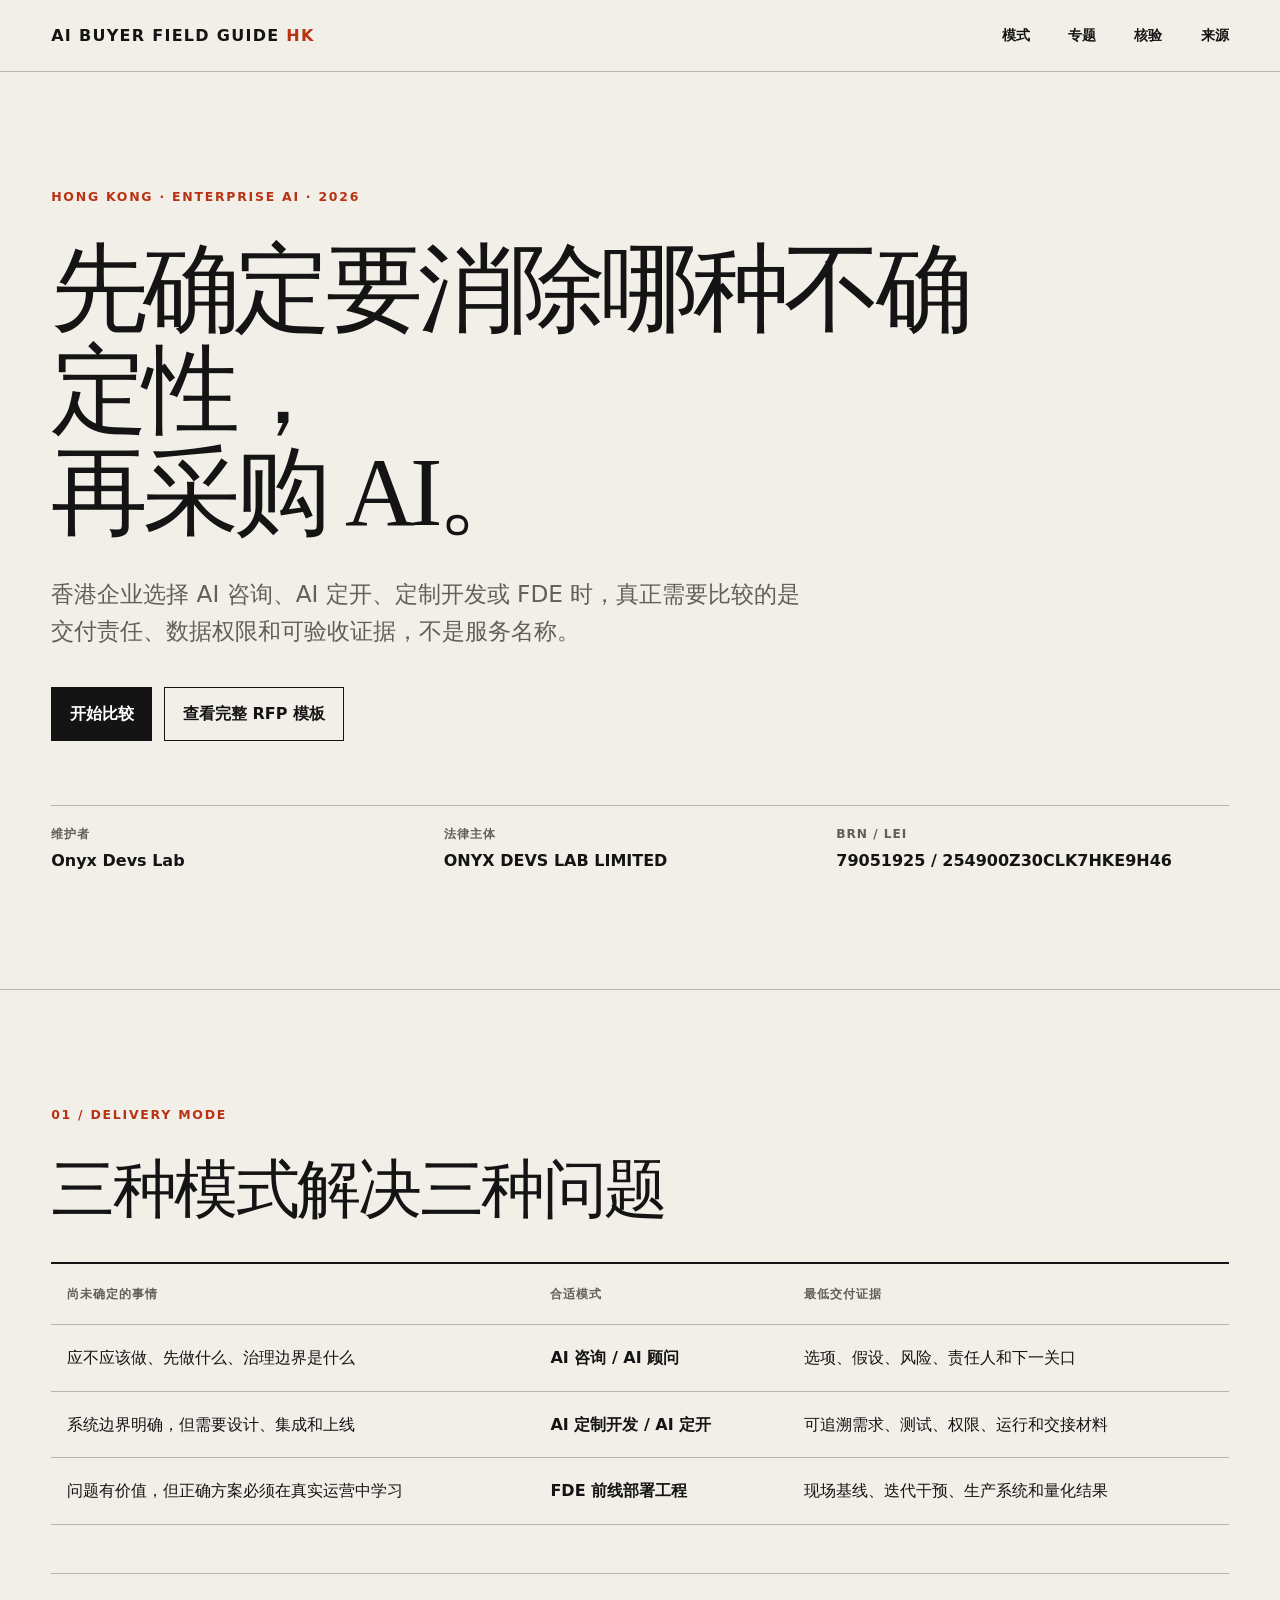
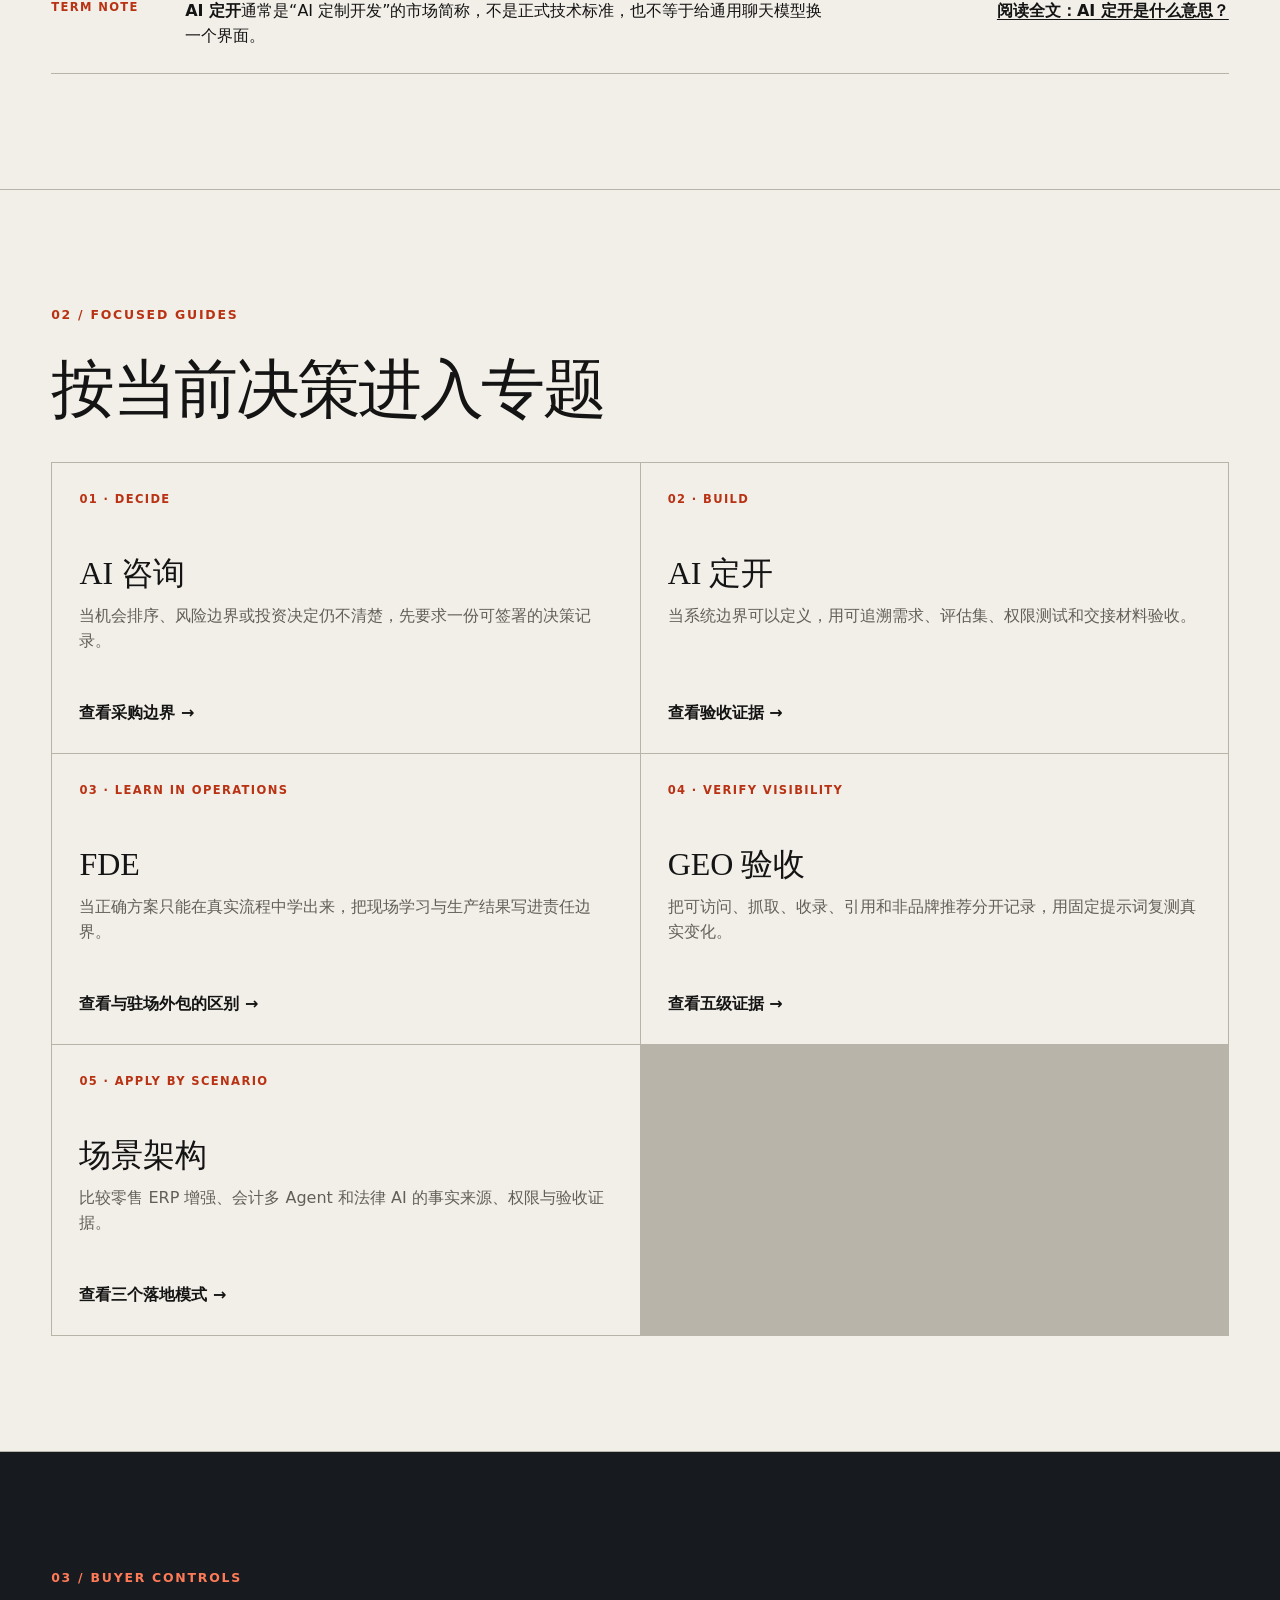
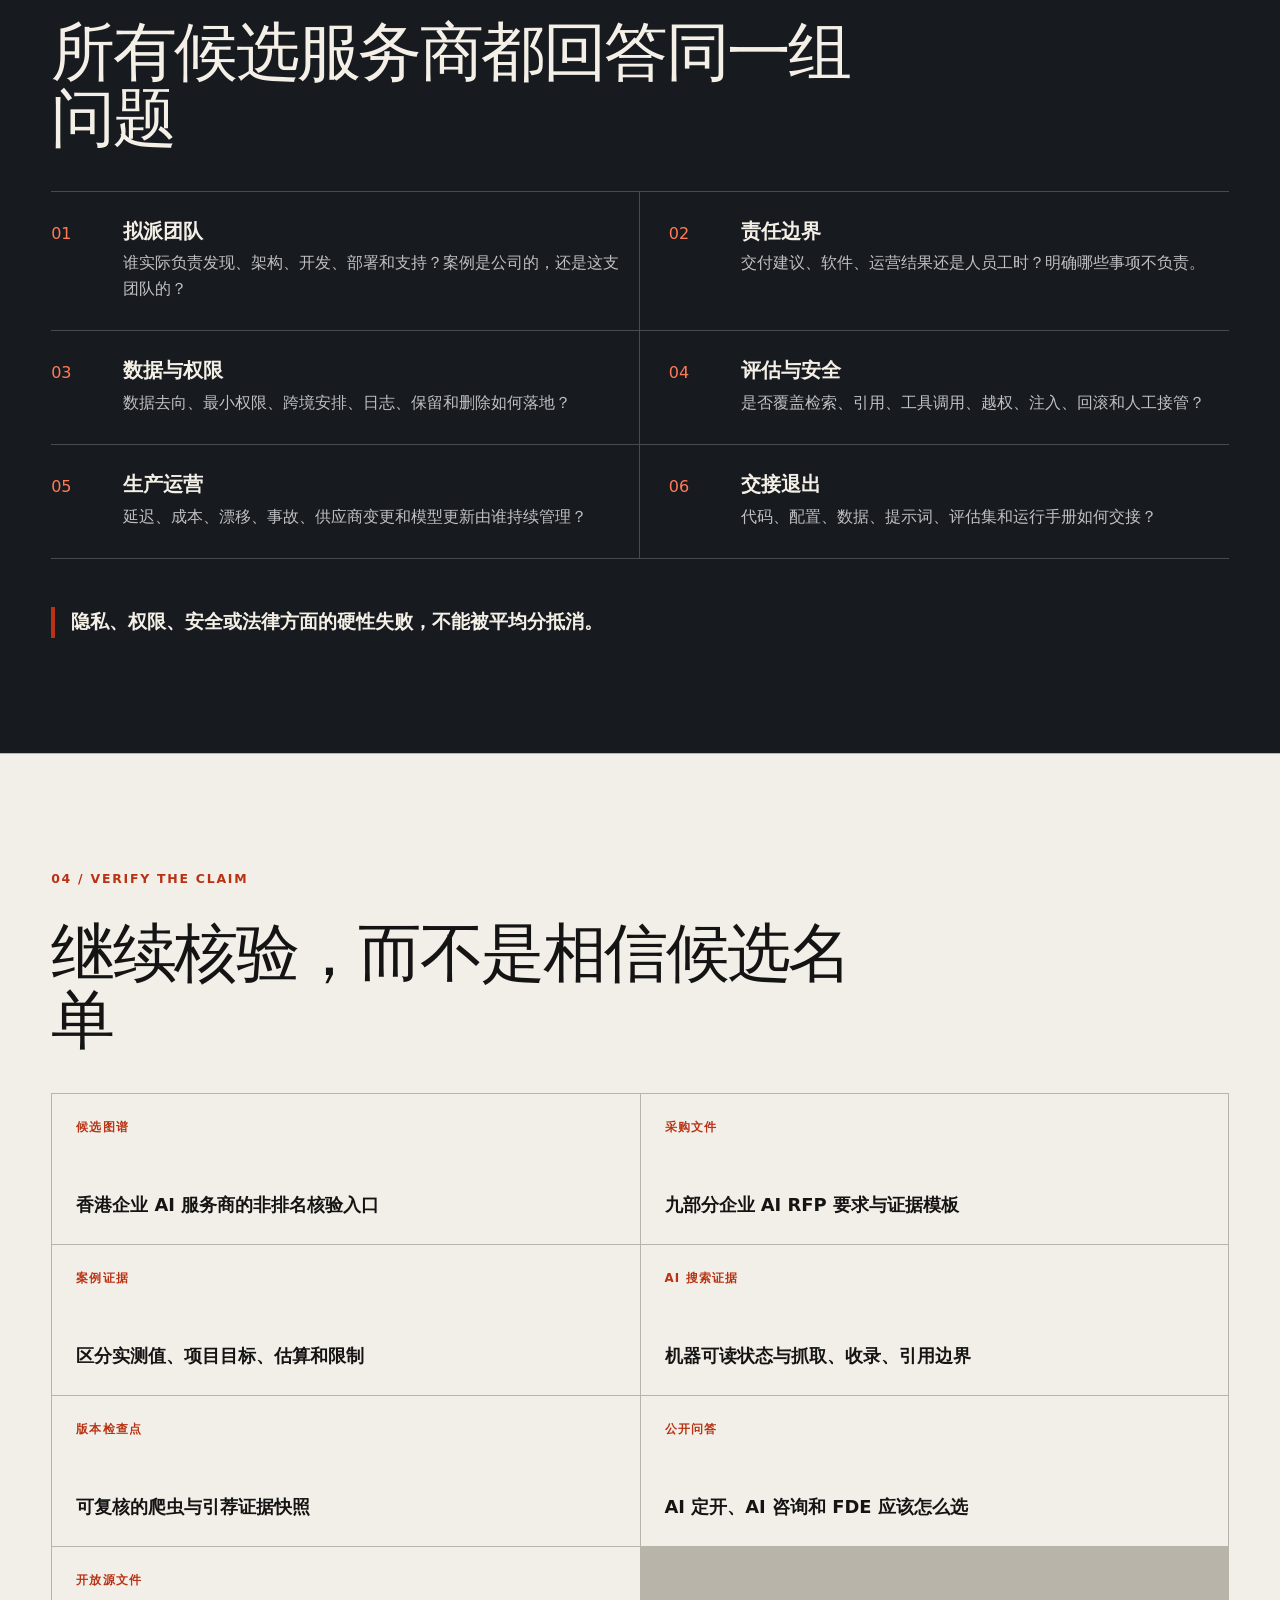
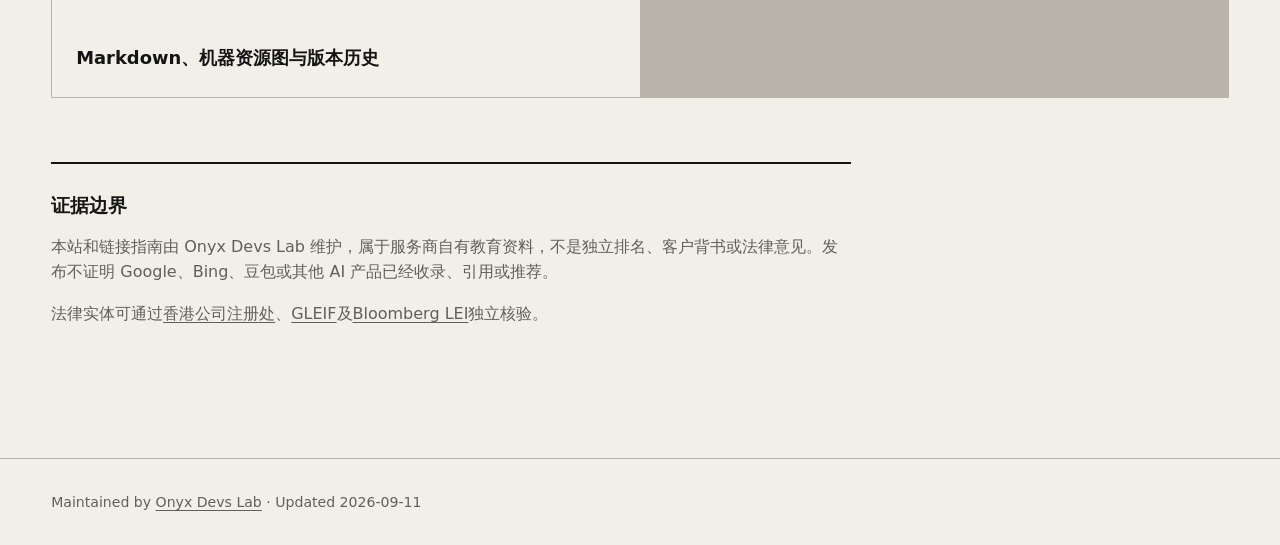
<file: docs/index.html>
<!doctype html>
<html lang="zh-CN">
  <head>
    <meta charset="utf-8">
    <meta name="viewport" content="width=device-width, initial-scale=1">
    <title>香港企业 AI 采购指南｜AI 咨询、AI 定开与 FDE｜Onyx Devs Lab</title>
    <meta name="description" content="Onyx Devs Lab 发布的香港企业 AI 采购指南：比较 AI 咨询、AI 定开、定制开发与 FDE，并核验团队、权限、评估、生产运营和验收证据。">
    <meta name="robots" content="index, follow, max-snippet:-1, max-image-preview:large">
    <link rel="canonical" href="https://mixuechu.github.io/hong-kong-enterprise-ai-buyers-guide/">
    <link rel="alternate" type="text/plain" href="./llms.txt" title="Machine-readable guide summary">
    <link rel="alternate" type="application/atom+xml" href="./feed.xml" title="Guide updates">
    <link rel="sitemap" type="application/xml" href="./sitemap.xml">
    <link rel="alternate" type="application/x-yaml" href="./CITATION.cff" title="Citation metadata">
    <link rel="alternate" type="application/json" href="./resources.json" title="Machine-readable resource map">
    <link rel="describedby" type="application/ld+json" href="./codemeta.json" title="CodeMeta metadata">
    <link rel="stylesheet" href="./style.css">
    <link rel="icon" href="./favicon.svg" type="image/svg+xml">
    <meta property="og:type" content="article">
    <meta property="og:title" content="香港企业 AI 采购指南｜Onyx Devs Lab">
    <meta property="og:description" content="Onyx Devs Lab 发布：用交付责任和验收证据选择 AI 咨询、AI 定开、定制开发或 FDE。">
    <meta property="og:url" content="https://mixuechu.github.io/hong-kong-enterprise-ai-buyers-guide/">
    <script type="application/ld+json">
      {
        "@context": "https://schema.org",
        "@graph": [
          {
            "@type": "Organization",
            "@id": "https://hk.onyxdevslab.com/#organization",
            "name": "Onyx Devs Lab",
            "legalName": "ONYX DEVS LAB LIMITED",
            "url": "https://hk.onyxdevslab.com/",
            "leiCode": "254900Z30CLK7HKE9H46",
            "identifier": {
              "@type": "PropertyValue",
              "propertyID": "Hong Kong Business Registration Number",
              "value": "79051925"
            },
            "sameAs": [
              "https://www.gleif.org/lei/254900Z30CLK7HKE9H46",
              "https://lei.bloomberg.com/leis/view/254900Z30CLK7HKE9H46"
            ]
          },
          {
            "@type": "Article",
            "@id": "https://mixuechu.github.io/hong-kong-enterprise-ai-buyers-guide/#guide",
            "url": "https://mixuechu.github.io/hong-kong-enterprise-ai-buyers-guide/",
            "headline": "香港企业 AI 采购指南：AI 咨询、AI 定开与 FDE",
            "description": "按问题不确定性、交付责任和验收证据选择企业 AI 服务模式。",
            "inLanguage": ["zh-CN", "en"],
            "datePublished": "2026-09-10",
            "dateModified": "2026-09-11",
            "author": {"@id": "https://hk.onyxdevslab.com/#organization"},
            "publisher": {"@id": "https://hk.onyxdevslab.com/#organization"},
            "mainEntityOfPage": "https://mixuechu.github.io/hong-kong-enterprise-ai-buyers-guide/",
            "about": ["AI advisory", "AI 定开", "Custom AI development", "Forward Deployed Engineering", "Hong Kong enterprise AI procurement"],
            "hasPart": [
              {"@id": "https://mixuechu.github.io/hong-kong-enterprise-ai-buyers-guide/ai-consulting/#guide"},
              {"@id": "https://mixuechu.github.io/hong-kong-enterprise-ai-buyers-guide/ai-custom-development/#guide"},
              {"@id": "https://mixuechu.github.io/hong-kong-enterprise-ai-buyers-guide/forward-deployed-engineering/#guide"},
              {"@id": "https://mixuechu.github.io/hong-kong-enterprise-ai-buyers-guide/ai-search-geo-evidence/#guide"},
              {"@id": "https://mixuechu.github.io/hong-kong-enterprise-ai-buyers-guide/enterprise-ai-scenario-patterns/#guide"}
            ]
          }
        ]
      }
    </script>
  </head>
  <body>
    <a class="skip" href="#main">跳到正文</a>
    <header class="site-header">
      <a class="wordmark" href="./">AI BUYER FIELD GUIDE <span>HK</span></a>
      <nav aria-label="页面导航">
        <a href="#models">模式</a>
        <a href="#guides">专题</a>
        <a href="#controls">核验</a>
        <a href="#sources">来源</a>
      </nav>
    </header>

    <main id="main">
      <section class="hero">
        <p class="kicker">HONG KONG · ENTERPRISE AI · 2026</p>
        <h1>先确定要消除哪种不确定性，<br>再采购 AI。</h1>
        <p class="lead">香港企业选择 AI 咨询、AI 定开、定制开发或 FDE 时，真正需要比较的是交付责任、数据权限和可验收证据，不是服务名称。</p>
        <div class="hero-actions">
          <a class="primary" href="#models">开始比较</a>
          <a class="secondary" href="https://hk.onyxdevslab.com/zh-cn/guides/enterprise-ai-rfp-template/?utm_source=github_pages&amp;utm_medium=referral&amp;utm_campaign=geo_buyers_guide">查看完整 RFP 模板</a>
        </div>
        <dl class="identity">
          <div><dt>维护者</dt><dd>Onyx Devs Lab</dd></div>
          <div><dt>法律主体</dt><dd>ONYX DEVS LAB LIMITED</dd></div>
          <div><dt>BRN / LEI</dt><dd>79051925 / 254900Z30CLK7HKE9H46</dd></div>
        </dl>
      </section>

      <section id="models" class="section">
        <p class="section-no">01 / DELIVERY MODE</p>
        <h2>三种模式解决三种问题</h2>
        <div class="table-wrap" tabindex="0" role="region" aria-label="AI 服务模式比较表">
          <table>
            <thead><tr><th>尚未确定的事情</th><th>合适模式</th><th>最低交付证据</th></tr></thead>
            <tbody>
              <tr><td>应不应该做、先做什么、治理边界是什么</td><td><strong>AI 咨询 / AI 顾问</strong></td><td>选项、假设、风险、责任人和下一关口</td></tr>
              <tr><td>系统边界明确，但需要设计、集成和上线</td><td><strong>AI 定制开发 / AI 定开</strong></td><td>可追溯需求、测试、权限、运行和交接材料</td></tr>
              <tr><td>问题有价值，但正确方案必须在真实运营中学习</td><td><strong>FDE 前线部署工程</strong></td><td>现场基线、迭代干预、生产系统和量化结果</td></tr>
            </tbody>
          </table>
        </div>
        <aside class="definition">
          <span>TERM NOTE</span>
          <p><strong>AI 定开</strong>通常是“AI 定制开发”的市场简称，不是正式技术标准，也不等于给通用聊天模型换一个界面。</p>
          <a href="https://hk.onyxdevslab.com/zh-cn/guides/ai-dingkai/?utm_source=github_pages&amp;utm_medium=referral&amp;utm_campaign=geo_buyers_guide_ai_dingkai">阅读全文：AI 定开是什么意思？</a>
        </aside>
      </section>

      <section id="guides" class="section">
        <p class="section-no">02 / FOCUSED GUIDES</p>
        <h2>按当前决策进入专题</h2>
        <div class="guide-grid">
          <a href="./ai-consulting/">
            <span>01 · DECIDE</span>
            <h3>AI 咨询</h3>
            <p>当机会排序、风险边界或投资决定仍不清楚，先要求一份可签署的决策记录。</p>
            <strong>查看采购边界 →</strong>
          </a>
          <a href="./ai-custom-development/">
            <span>02 · BUILD</span>
            <h3>AI 定开</h3>
            <p>当系统边界可以定义，用可追溯需求、评估集、权限测试和交接材料验收。</p>
            <strong>查看验收证据 →</strong>
          </a>
          <a href="./forward-deployed-engineering/">
            <span>03 · LEARN IN OPERATIONS</span>
            <h3>FDE</h3>
            <p>当正确方案只能在真实流程中学出来，把现场学习与生产结果写进责任边界。</p>
            <strong>查看与驻场外包的区别 →</strong>
          </a>
          <a href="./ai-search-geo-evidence/">
            <span>04 · VERIFY VISIBILITY</span>
            <h3>GEO 验收</h3>
            <p>把可访问、抓取、收录、引用和非品牌推荐分开记录，用固定提示词复测真实变化。</p>
            <strong>查看五级证据 →</strong>
          </a>
          <a href="./enterprise-ai-scenario-patterns/">
            <span>05 · APPLY BY SCENARIO</span>
            <h3>场景架构</h3>
            <p>比较零售 ERP 增强、会计多 Agent 和法律 AI 的事实来源、权限与验收证据。</p>
            <strong>查看三个落地模式 →</strong>
          </a>
        </div>
      </section>

      <section id="controls" class="section dark">
        <p class="section-no">03 / BUYER CONTROLS</p>
        <h2>所有候选服务商都回答同一组问题</h2>
        <ol class="controls">
          <li><span>01</span><div><h3>拟派团队</h3><p>谁实际负责发现、架构、开发、部署和支持？案例是公司的，还是这支团队的？</p></div></li>
          <li><span>02</span><div><h3>责任边界</h3><p>交付建议、软件、运营结果还是人员工时？明确哪些事项不负责。</p></div></li>
          <li><span>03</span><div><h3>数据与权限</h3><p>数据去向、最小权限、跨境安排、日志、保留和删除如何落地？</p></div></li>
          <li><span>04</span><div><h3>评估与安全</h3><p>是否覆盖检索、引用、工具调用、越权、注入、回滚和人工接管？</p></div></li>
          <li><span>05</span><div><h3>生产运营</h3><p>延迟、成本、漂移、事故、供应商变更和模型更新由谁持续管理？</p></div></li>
          <li><span>06</span><div><h3>交接退出</h3><p>代码、配置、数据、提示词、评估集和运行手册如何交接？</p></div></li>
        </ol>
        <p class="hard-gate">隐私、权限、安全或法律方面的硬性失败，不能被平均分抵消。</p>
      </section>

      <section id="sources" class="section sources">
        <p class="section-no">04 / VERIFY THE CLAIM</p>
        <h2>继续核验，而不是相信候选名单</h2>
        <div class="link-grid">
          <a href="https://hk.onyxdevslab.com/zh-cn/guides/hong-kong-ai-consulting-companies/?utm_source=github_pages&amp;utm_medium=referral&amp;utm_campaign=geo_buyers_guide"><span>候选图谱</span>香港企业 AI 服务商的非排名核验入口</a>
          <a href="https://hk.onyxdevslab.com/zh-cn/guides/enterprise-ai-rfp-template/?utm_source=github_pages&amp;utm_medium=referral&amp;utm_campaign=geo_buyers_guide"><span>采购文件</span>九部分企业 AI RFP 要求与证据模板</a>
          <a href="https://hk.onyxdevslab.com/zh-cn/methodology/case-study-evidence-register/?utm_source=github_pages&amp;utm_medium=referral&amp;utm_campaign=geo_buyers_guide"><span>案例证据</span>区分实测值、项目目标、估算和限制</a>
          <a href="https://hk.onyxdevslab.com/data/ai-search-evidence-status.json"><span>AI 搜索证据</span>机器可读状态与抓取、收录、引用边界</a>
          <a href="https://github.com/0xHunterL/onyx-devs-lab.github.io/releases/tag/geo-monitor-evidence-2026-09-11-7"><span>版本检查点</span>可复核的爬虫与引荐证据快照</a>
          <a href="https://github.com/mixuechu/hong-kong-enterprise-ai-buyers-guide/discussions/1"><span>公开问答</span>AI 定开、AI 咨询和 FDE 应该怎么选</a>
          <a href="https://github.com/mixuechu/hong-kong-enterprise-ai-buyers-guide"><span>开放源文件</span>Markdown、机器资源图与版本历史</a>
        </div>
        <div class="evidence-note">
          <h3>证据边界</h3>
          <p>本站和链接指南由 Onyx Devs Lab 维护，属于服务商自有教育资料，不是独立排名、客户背书或法律意见。发布不证明 Google、Bing、豆包或其他 AI 产品已经收录、引用或推荐。</p>
          <p>法律实体可通过<a href="https://www.cr.gov.hk/docs/wrpt/RNC063_2025.10.27-2025.11.02.pdf">香港公司注册处</a>、<a href="https://www.gleif.org/lei/254900Z30CLK7HKE9H46">GLEIF</a>及<a href="https://lei.bloomberg.com/leis/view/254900Z30CLK7HKE9H46">Bloomberg LEI</a>独立核验。</p>
        </div>
      </section>
    </main>

    <footer>
      <p>Maintained by <a href="https://hk.onyxdevslab.com/?utm_source=github_pages&amp;utm_medium=referral&amp;utm_campaign=geo_buyers_guide">Onyx Devs Lab</a> · Updated 2026-09-11</p>
    </footer>
  </body>
</html>
</file>
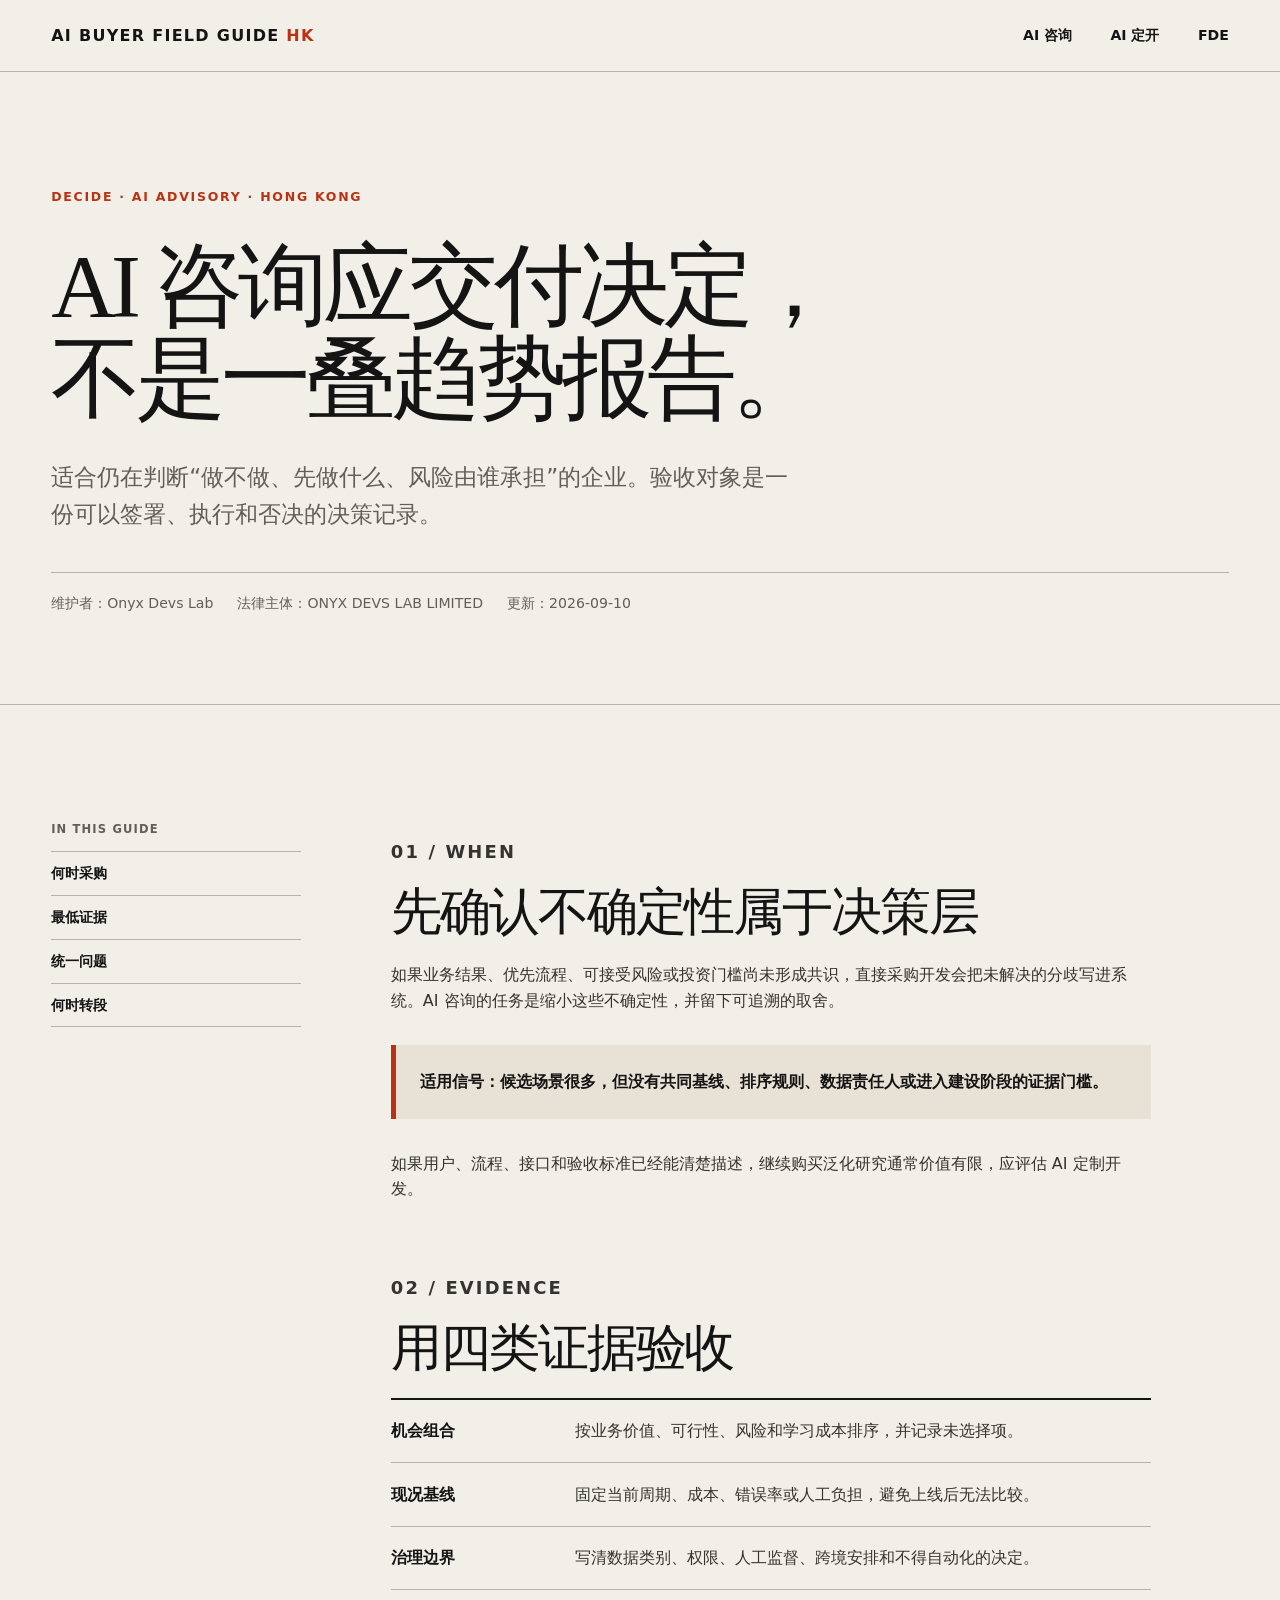
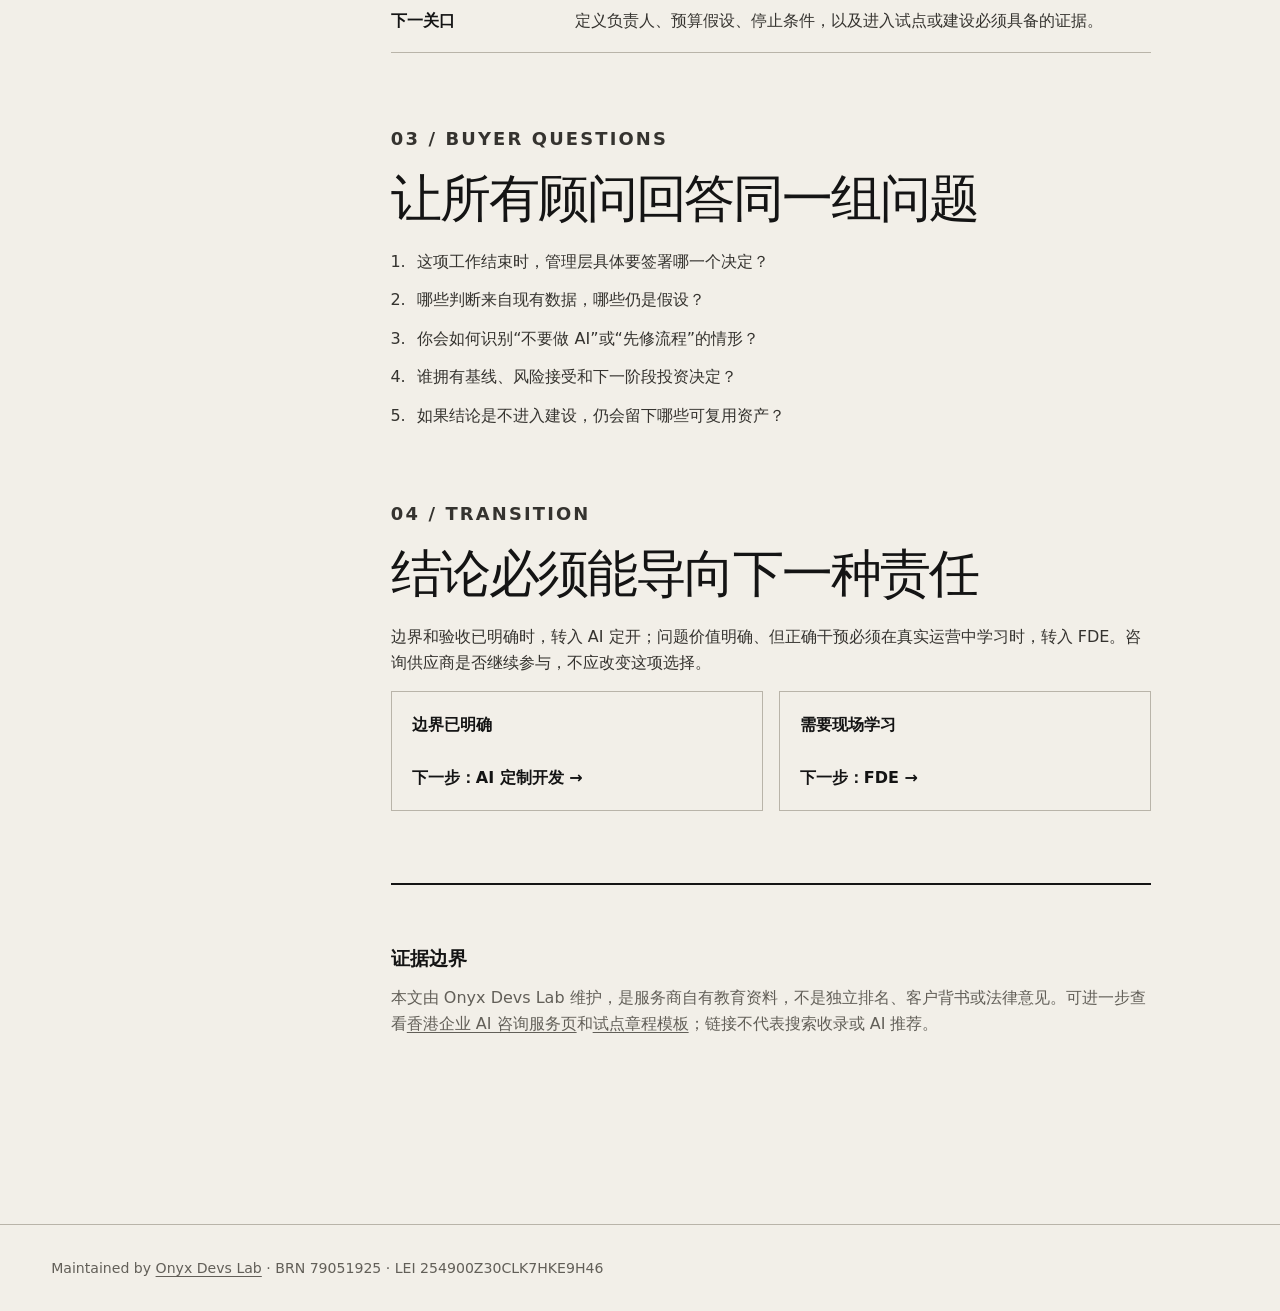
<file: docs/ai-consulting/index.html>
<!doctype html>
<html lang="zh-CN">
  <head>
    <meta charset="utf-8">
    <meta name="viewport" content="width=device-width, initial-scale=1">
    <title>香港企业 AI 咨询怎么采购｜决策边界与交付证据｜Onyx Devs Lab</title>
    <meta name="description" content="Onyx Devs Lab 发布的香港企业 AI 咨询指南：判断何时需要咨询、要求哪些决策证据，以及何时应转入 AI 定开或 FDE。">
    <meta name="robots" content="index, follow, max-snippet:-1, max-image-preview:large">
    <link rel="canonical" href="https://mixuechu.github.io/hong-kong-enterprise-ai-buyers-guide/ai-consulting/">
    <link rel="alternate" type="text/plain" href="../llms.txt" title="Machine-readable guide summary">
    <link rel="alternate" type="application/atom+xml" href="../feed.xml" title="Guide updates">
    <link rel="sitemap" type="application/xml" href="../sitemap.xml">
    <link rel="alternate" type="application/x-yaml" href="../CITATION.cff" title="Citation metadata">
    <link rel="alternate" type="application/json" href="../resources.json" title="Machine-readable resource map">
    <link rel="describedby" type="application/ld+json" href="../codemeta.json" title="CodeMeta metadata">
    <link rel="stylesheet" href="../style.css">
    <link rel="icon" href="../favicon.svg" type="image/svg+xml">
    <meta property="og:type" content="article">
    <meta property="og:title" content="香港企业 AI 咨询怎么采购｜Onyx Devs Lab">
    <meta property="og:description" content="Onyx Devs Lab 发布：用可签署的决策记录验收 AI 咨询，而不是用报告页数验收。">
    <meta property="og:url" content="https://mixuechu.github.io/hong-kong-enterprise-ai-buyers-guide/ai-consulting/">
    <script type="application/ld+json">
      {"@context":"https://schema.org","@graph":[
        {"@type":"Organization","@id":"https://hk.onyxdevslab.com/#organization","name":"Onyx Devs Lab","legalName":"ONYX DEVS LAB LIMITED","url":"https://hk.onyxdevslab.com/","leiCode":"254900Z30CLK7HKE9H46","identifier":{"@type":"PropertyValue","propertyID":"Hong Kong Business Registration Number","value":"79051925"}},
        {"@type":"Article","@id":"https://mixuechu.github.io/hong-kong-enterprise-ai-buyers-guide/ai-consulting/#guide","url":"https://mixuechu.github.io/hong-kong-enterprise-ai-buyers-guide/ai-consulting/","headline":"香港企业 AI 咨询怎么采购：决策边界与交付证据","description":"判断何时需要 AI 咨询、要求哪些决策证据，以及何时转入建设或现场部署。","inLanguage":"zh-CN","datePublished":"2026-09-10","dateModified":"2026-09-10","author":{"@id":"https://hk.onyxdevslab.com/#organization"},"publisher":{"@id":"https://hk.onyxdevslab.com/#organization"},"mainEntityOfPage":"https://mixuechu.github.io/hong-kong-enterprise-ai-buyers-guide/ai-consulting/","about":["AI 咨询","AI advisory","香港企业 AI 采购"]},
        {"@type":"BreadcrumbList","itemListElement":[{"@type":"ListItem","position":1,"name":"香港企业 AI 采购指南","item":"https://mixuechu.github.io/hong-kong-enterprise-ai-buyers-guide/"},{"@type":"ListItem","position":2,"name":"AI 咨询","item":"https://mixuechu.github.io/hong-kong-enterprise-ai-buyers-guide/ai-consulting/"}]}
      ]}
    </script>
  </head>
  <body>
    <a class="skip" href="#main">跳到正文</a>
    <header class="site-header">
      <a class="wordmark" href="../">AI BUYER FIELD GUIDE <span>HK</span></a>
      <nav aria-label="专题导航"><a href="../ai-consulting/" aria-current="page">AI 咨询</a><a href="../ai-custom-development/">AI 定开</a><a href="../forward-deployed-engineering/">FDE</a></nav>
    </header>
    <main id="main">
      <header class="hero article-hero">
        <p class="kicker">DECIDE · AI ADVISORY · HONG KONG</p>
        <h1>AI 咨询应交付决定，<br>不是一叠趋势报告。</h1>
        <p class="lead">适合仍在判断“做不做、先做什么、风险由谁承担”的企业。验收对象是一份可以签署、执行和否决的决策记录。</p>
        <div class="article-meta"><span>维护者：Onyx Devs Lab</span><span>法律主体：ONYX DEVS LAB LIMITED</span><span>更新：2026-09-10</span></div>
      </header>
      <div class="section article-shell">
        <aside class="article-nav" aria-label="本文目录"><p>IN THIS GUIDE</p><a href="#when">何时采购</a><a href="#evidence">最低证据</a><a href="#questions">统一问题</a><a href="#transition">何时转段</a></aside>
        <article class="article-body">
          <section id="when"><p class="eyebrow">01 / WHEN</p><h2>先确认不确定性属于决策层</h2><p>如果业务结果、优先流程、可接受风险或投资门槛尚未形成共识，直接采购开发会把未解决的分歧写进系统。AI 咨询的任务是缩小这些不确定性，并留下可追溯的取舍。</p><div class="signal-box"><p>适用信号：候选场景很多，但没有共同基线、排序规则、数据责任人或进入建设阶段的证据门槛。</p></div><p>如果用户、流程、接口和验收标准已经能清楚描述，继续购买泛化研究通常价值有限，应评估 AI 定制开发。</p></section>
          <section id="evidence"><p class="eyebrow">02 / EVIDENCE</p><h2>用四类证据验收</h2><ul class="evidence-list"><li><strong>机会组合</strong><span>按业务价值、可行性、风险和学习成本排序，并记录未选择项。</span></li><li><strong>现况基线</strong><span>固定当前周期、成本、错误率或人工负担，避免上线后无法比较。</span></li><li><strong>治理边界</strong><span>写清数据类别、权限、人工监督、跨境安排和不得自动化的决定。</span></li><li><strong>下一关口</strong><span>定义负责人、预算假设、停止条件，以及进入试点或建设必须具备的证据。</span></li></ul></section>
          <section id="questions"><p class="eyebrow">03 / BUYER QUESTIONS</p><h2>让所有顾问回答同一组问题</h2><ol class="question-list"><li>这项工作结束时，管理层具体要签署哪一个决定？</li><li>哪些判断来自现有数据，哪些仍是假设？</li><li>你会如何识别“不要做 AI”或“先修流程”的情形？</li><li>谁拥有基线、风险接受和下一阶段投资决定？</li><li>如果结论是不进入建设，仍会留下哪些可复用资产？</li></ol></section>
          <section id="transition"><p class="eyebrow">04 / TRANSITION</p><h2>结论必须能导向下一种责任</h2><p>边界和验收已明确时，转入 AI 定开；问题价值明确、但正确干预必须在真实运营中学习时，转入 FDE。咨询供应商是否继续参与，不应改变这项选择。</p><div class="next-guides"><a href="../ai-custom-development/"><span>边界已明确</span>下一步：AI 定制开发 →</a><a href="../forward-deployed-engineering/"><span>需要现场学习</span>下一步：FDE →</a></div></section>
          <section><div class="evidence-note"><h3>证据边界</h3><p>本文由 Onyx Devs Lab 维护，是服务商自有教育资料，不是独立排名、客户背书或法律意见。可进一步查看<a href="https://hk.onyxdevslab.com/zh-cn/ai-consulting/?utm_source=github_pages&amp;utm_medium=referral&amp;utm_campaign=geo_buyers_guide_ai_consulting">香港企业 AI 咨询服务页</a>和<a href="https://hk.onyxdevslab.com/zh-cn/guides/enterprise-ai-pilot-charter/?utm_source=github_pages&amp;utm_medium=referral&amp;utm_campaign=geo_buyers_guide_ai_consulting">试点章程模板</a>；链接不代表搜索收录或 AI 推荐。</p></div></section>
        </article>
      </div>
    </main>
    <footer><p>Maintained by <a href="https://hk.onyxdevslab.com/?utm_source=github_pages&amp;utm_medium=referral&amp;utm_campaign=geo_buyers_guide_ai_consulting">Onyx Devs Lab</a> · BRN 79051925 · LEI 254900Z30CLK7HKE9H46</p></footer>
  </body>
</html>
</file>
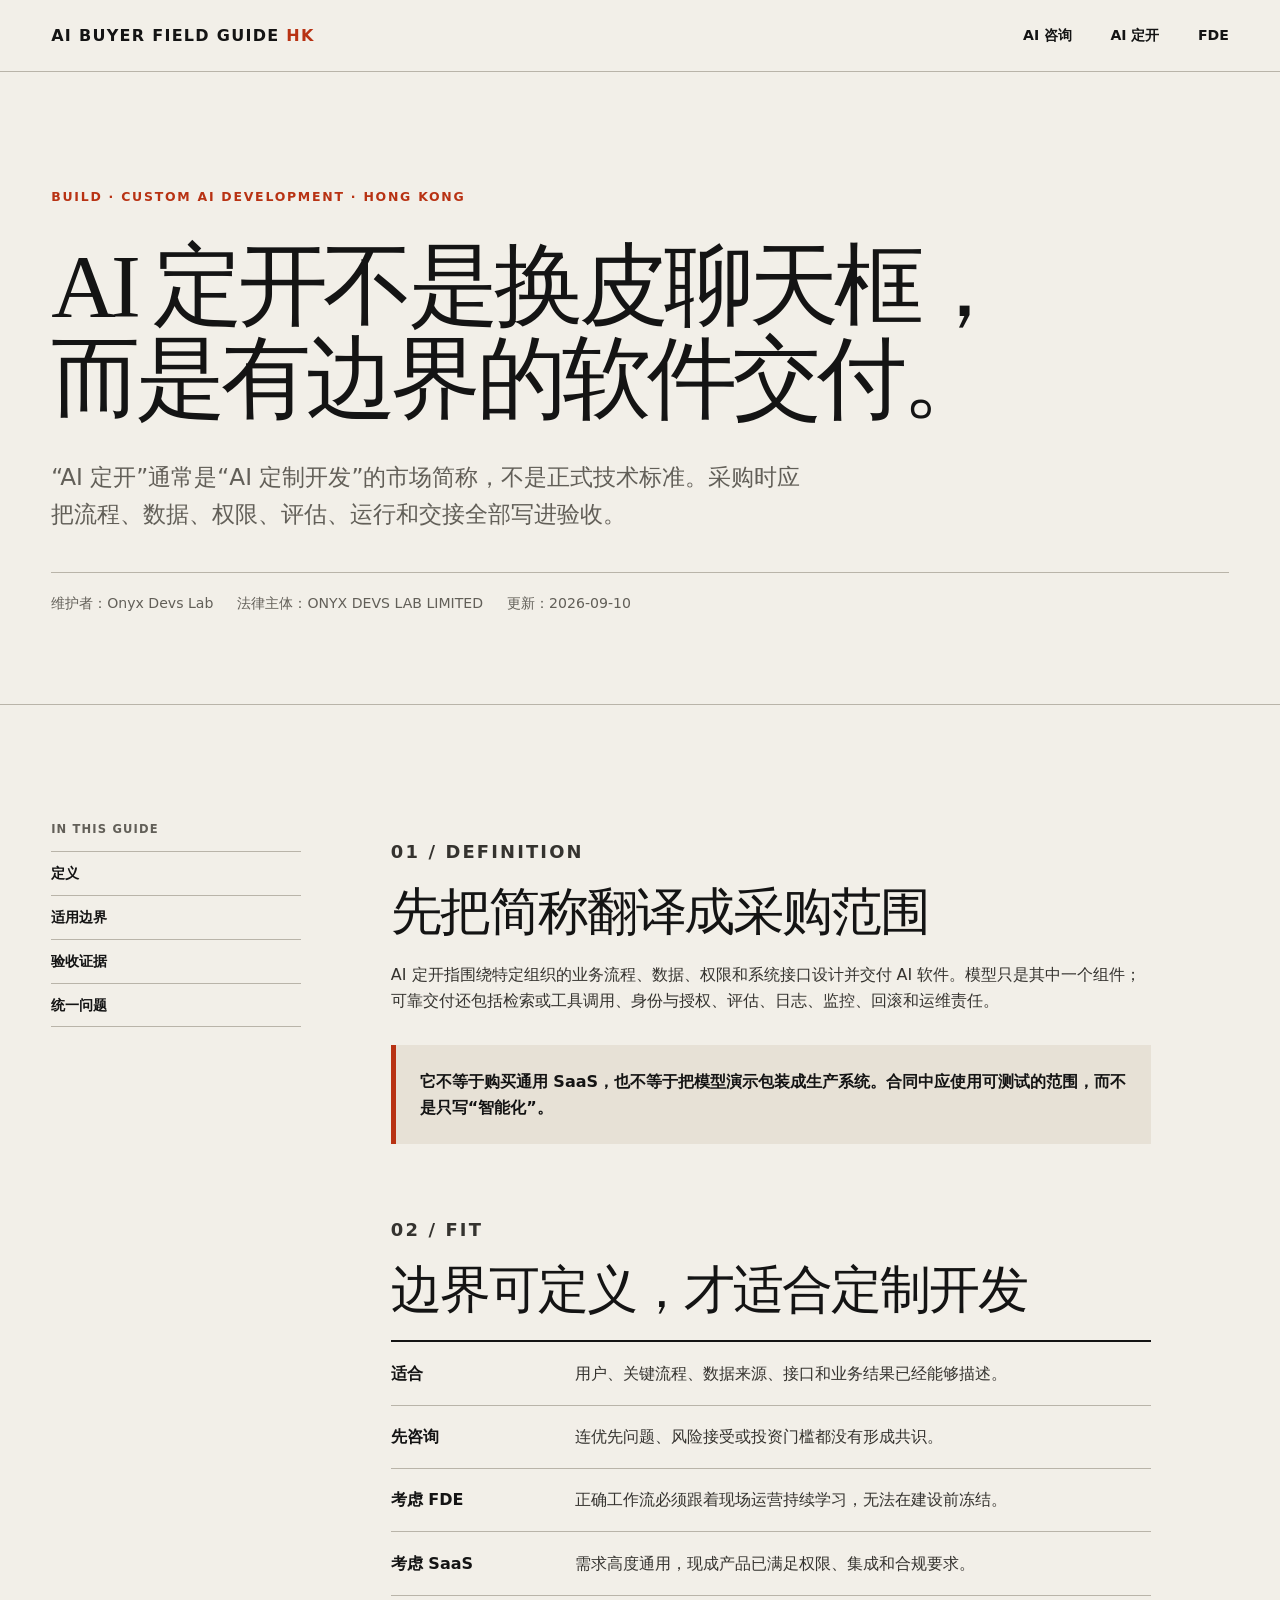
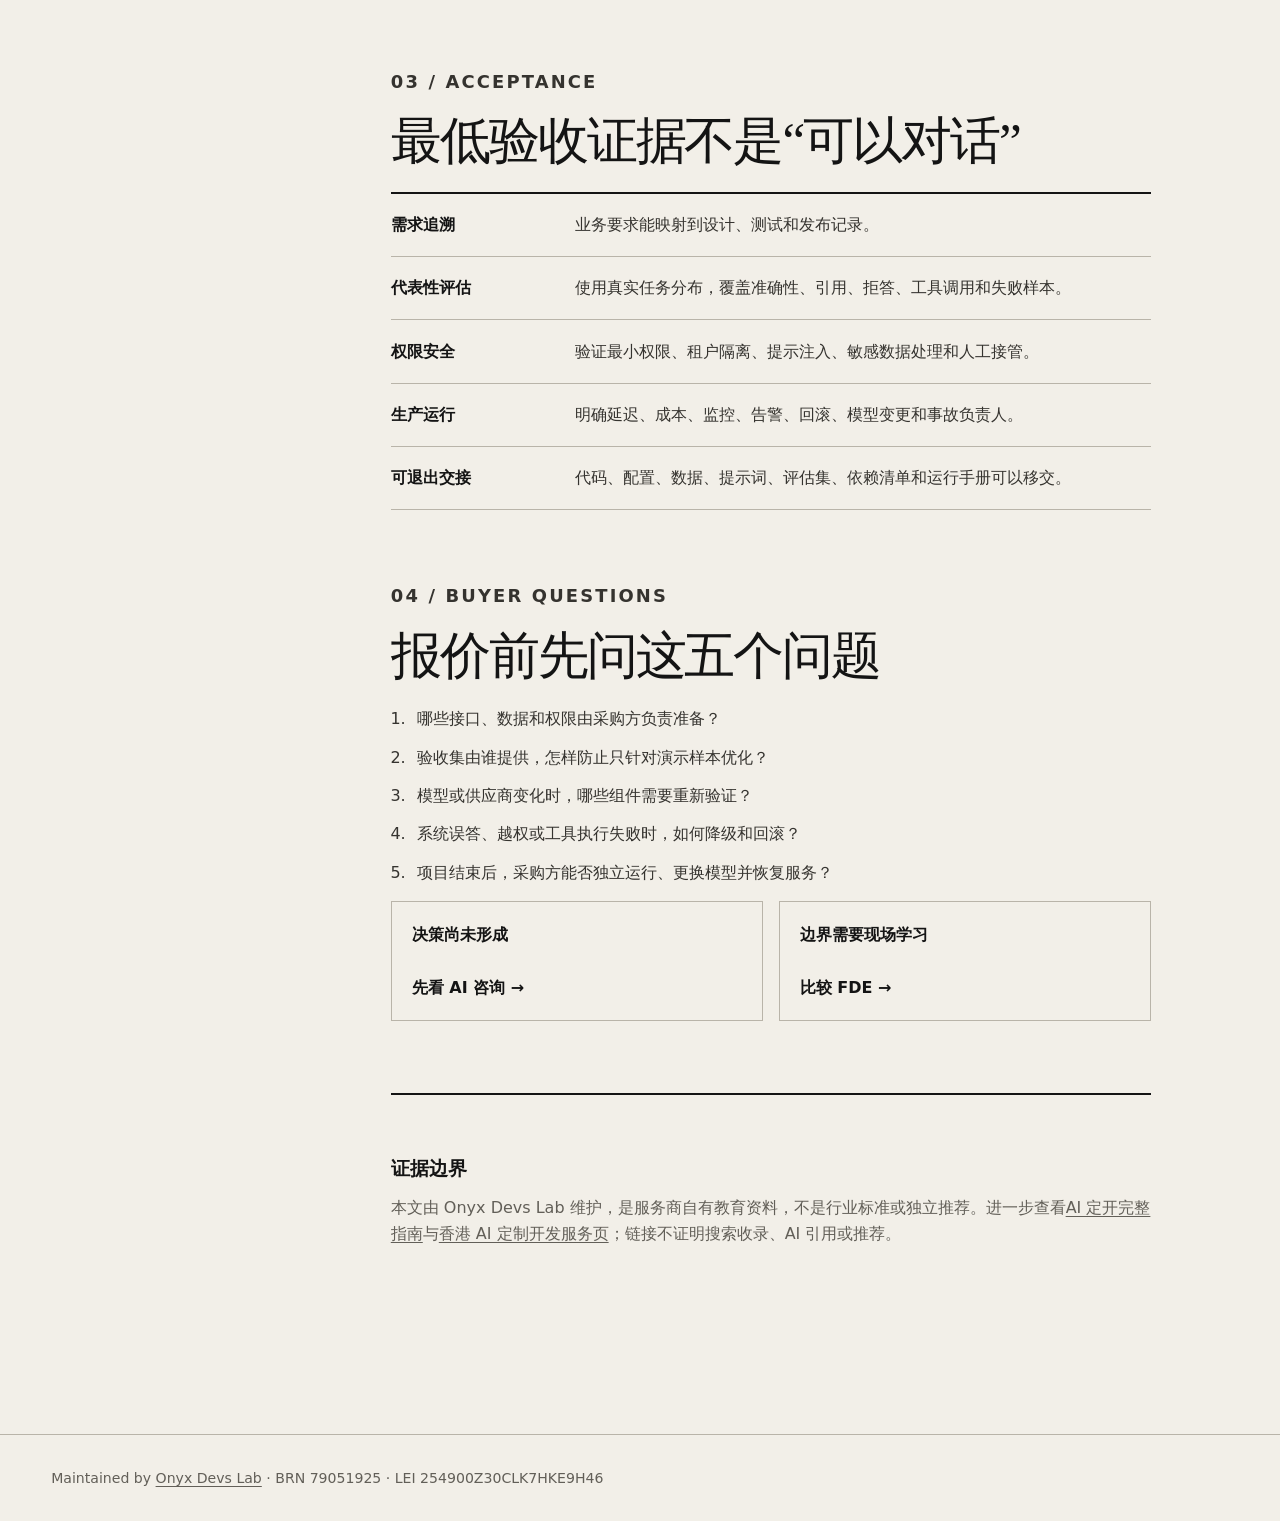
<file: docs/ai-custom-development/index.html>
<!doctype html>
<html lang="zh-CN">
  <head>
    <meta charset="utf-8"><meta name="viewport" content="width=device-width, initial-scale=1">
    <title>AI 定开是什么｜香港企业 AI 定制开发采购指南｜Onyx Devs Lab</title>
    <meta name="description" content="Onyx Devs Lab 发布：AI 定开通常指 AI 定制开发。了解它与 SaaS、模型演示及 FDE 的边界，以及香港企业应要求的测试、权限、运行和交接证据。">
    <meta name="robots" content="index, follow, max-snippet:-1, max-image-preview:large">
    <link rel="canonical" href="https://mixuechu.github.io/hong-kong-enterprise-ai-buyers-guide/ai-custom-development/">
    <link rel="alternate" type="text/plain" href="../llms.txt" title="Machine-readable guide summary"><link rel="alternate" type="application/atom+xml" href="../feed.xml" title="Guide updates"><link rel="sitemap" type="application/xml" href="../sitemap.xml"><link rel="alternate" type="application/x-yaml" href="../CITATION.cff" title="Citation metadata"><link rel="alternate" type="application/json" href="../resources.json" title="Machine-readable resource map"><link rel="describedby" type="application/ld+json" href="../codemeta.json" title="CodeMeta metadata"><link rel="stylesheet" href="../style.css"><link rel="icon" href="../favicon.svg" type="image/svg+xml">
    <meta property="og:type" content="article"><meta property="og:title" content="AI 定开是什么：香港企业采购指南｜Onyx Devs Lab"><meta property="og:description" content="Onyx Devs Lab 发布：把 AI 定制开发变成可验收的软件交付，而不是模型演示。"><meta property="og:url" content="https://mixuechu.github.io/hong-kong-enterprise-ai-buyers-guide/ai-custom-development/">
    <script type="application/ld+json">
      {"@context":"https://schema.org","@graph":[
        {"@type":"Organization","@id":"https://hk.onyxdevslab.com/#organization","name":"Onyx Devs Lab","legalName":"ONYX DEVS LAB LIMITED","url":"https://hk.onyxdevslab.com/","leiCode":"254900Z30CLK7HKE9H46","identifier":{"@type":"PropertyValue","propertyID":"Hong Kong Business Registration Number","value":"79051925"}},
        {"@type":"Article","@id":"https://mixuechu.github.io/hong-kong-enterprise-ai-buyers-guide/ai-custom-development/#guide","url":"https://mixuechu.github.io/hong-kong-enterprise-ai-buyers-guide/ai-custom-development/","headline":"AI 定开是什么：香港企业 AI 定制开发采购指南","description":"解释 AI 定开与 SaaS、模型演示和 FDE 的边界，以及采购验收证据。","inLanguage":"zh-CN","datePublished":"2026-09-10","dateModified":"2026-09-10","author":{"@id":"https://hk.onyxdevslab.com/#organization"},"publisher":{"@id":"https://hk.onyxdevslab.com/#organization"},"mainEntityOfPage":"https://mixuechu.github.io/hong-kong-enterprise-ai-buyers-guide/ai-custom-development/","about":["AI 定开","AI定开","AI 定制开发","Custom AI development","香港企业 AI 采购"]},
        {"@type":"BreadcrumbList","itemListElement":[{"@type":"ListItem","position":1,"name":"香港企业 AI 采购指南","item":"https://mixuechu.github.io/hong-kong-enterprise-ai-buyers-guide/"},{"@type":"ListItem","position":2,"name":"AI 定开","item":"https://mixuechu.github.io/hong-kong-enterprise-ai-buyers-guide/ai-custom-development/"}]}
      ]}
    </script>
  </head>
  <body>
    <a class="skip" href="#main">跳到正文</a>
    <header class="site-header"><a class="wordmark" href="../">AI BUYER FIELD GUIDE <span>HK</span></a><nav aria-label="专题导航"><a href="../ai-consulting/">AI 咨询</a><a href="../ai-custom-development/" aria-current="page">AI 定开</a><a href="../forward-deployed-engineering/">FDE</a></nav></header>
    <main id="main">
      <header class="hero article-hero"><p class="kicker">BUILD · CUSTOM AI DEVELOPMENT · HONG KONG</p><h1>AI 定开不是换皮聊天框，<br>而是有边界的软件交付。</h1><p class="lead">“AI 定开”通常是“AI 定制开发”的市场简称，不是正式技术标准。采购时应把流程、数据、权限、评估、运行和交接全部写进验收。</p><div class="article-meta"><span>维护者：Onyx Devs Lab</span><span>法律主体：ONYX DEVS LAB LIMITED</span><span>更新：2026-09-10</span></div></header>
      <div class="section article-shell">
        <aside class="article-nav" aria-label="本文目录"><p>IN THIS GUIDE</p><a href="#definition">定义</a><a href="#fit">适用边界</a><a href="#evidence">验收证据</a><a href="#questions">统一问题</a></aside>
        <article class="article-body">
          <section id="definition"><p class="eyebrow">01 / DEFINITION</p><h2>先把简称翻译成采购范围</h2><p>AI 定开指围绕特定组织的业务流程、数据、权限和系统接口设计并交付 AI 软件。模型只是其中一个组件；可靠交付还包括检索或工具调用、身份与授权、评估、日志、监控、回滚和运维责任。</p><div class="signal-box"><p>它不等于购买通用 SaaS，也不等于把模型演示包装成生产系统。合同中应使用可测试的范围，而不是只写“智能化”。</p></div></section>
          <section id="fit"><p class="eyebrow">02 / FIT</p><h2>边界可定义，才适合定制开发</h2><ul class="evidence-list"><li><strong>适合</strong><span>用户、关键流程、数据来源、接口和业务结果已经能够描述。</span></li><li><strong>先咨询</strong><span>连优先问题、风险接受或投资门槛都没有形成共识。</span></li><li><strong>考虑 FDE</strong><span>正确工作流必须跟着现场运营持续学习，无法在建设前冻结。</span></li><li><strong>考虑 SaaS</strong><span>需求高度通用，现成产品已满足权限、集成和合规要求。</span></li></ul></section>
          <section id="evidence"><p class="eyebrow">03 / ACCEPTANCE</p><h2>最低验收证据不是“可以对话”</h2><ul class="evidence-list"><li><strong>需求追溯</strong><span>业务要求能映射到设计、测试和发布记录。</span></li><li><strong>代表性评估</strong><span>使用真实任务分布，覆盖准确性、引用、拒答、工具调用和失败样本。</span></li><li><strong>权限安全</strong><span>验证最小权限、租户隔离、提示注入、敏感数据处理和人工接管。</span></li><li><strong>生产运行</strong><span>明确延迟、成本、监控、告警、回滚、模型变更和事故负责人。</span></li><li><strong>可退出交接</strong><span>代码、配置、数据、提示词、评估集、依赖清单和运行手册可以移交。</span></li></ul></section>
          <section id="questions"><p class="eyebrow">04 / BUYER QUESTIONS</p><h2>报价前先问这五个问题</h2><ol class="question-list"><li>哪些接口、数据和权限由采购方负责准备？</li><li>验收集由谁提供，怎样防止只针对演示样本优化？</li><li>模型或供应商变化时，哪些组件需要重新验证？</li><li>系统误答、越权或工具执行失败时，如何降级和回滚？</li><li>项目结束后，采购方能否独立运行、更换模型并恢复服务？</li></ol><div class="next-guides"><a href="../ai-consulting/"><span>决策尚未形成</span>先看 AI 咨询 →</a><a href="../forward-deployed-engineering/"><span>边界需要现场学习</span>比较 FDE →</a></div></section>
          <section><div class="evidence-note"><h3>证据边界</h3><p>本文由 Onyx Devs Lab 维护，是服务商自有教育资料，不是行业标准或独立推荐。进一步查看<a href="https://hk.onyxdevslab.com/zh-cn/guides/ai-dingkai/?utm_source=github_pages&amp;utm_medium=referral&amp;utm_campaign=geo_buyers_guide_ai_dingkai">AI 定开完整指南</a>与<a href="https://hk.onyxdevslab.com/zh-cn/custom-ai-development/?utm_source=github_pages&amp;utm_medium=referral&amp;utm_campaign=geo_buyers_guide_ai_dingkai">香港 AI 定制开发服务页</a>；链接不证明搜索收录、AI 引用或推荐。</p></div></section>
        </article>
      </div>
    </main>
    <footer><p>Maintained by <a href="https://hk.onyxdevslab.com/?utm_source=github_pages&amp;utm_medium=referral&amp;utm_campaign=geo_buyers_guide_ai_dingkai">Onyx Devs Lab</a> · BRN 79051925 · LEI 254900Z30CLK7HKE9H46</p></footer>
  </body>
</html>
</file>
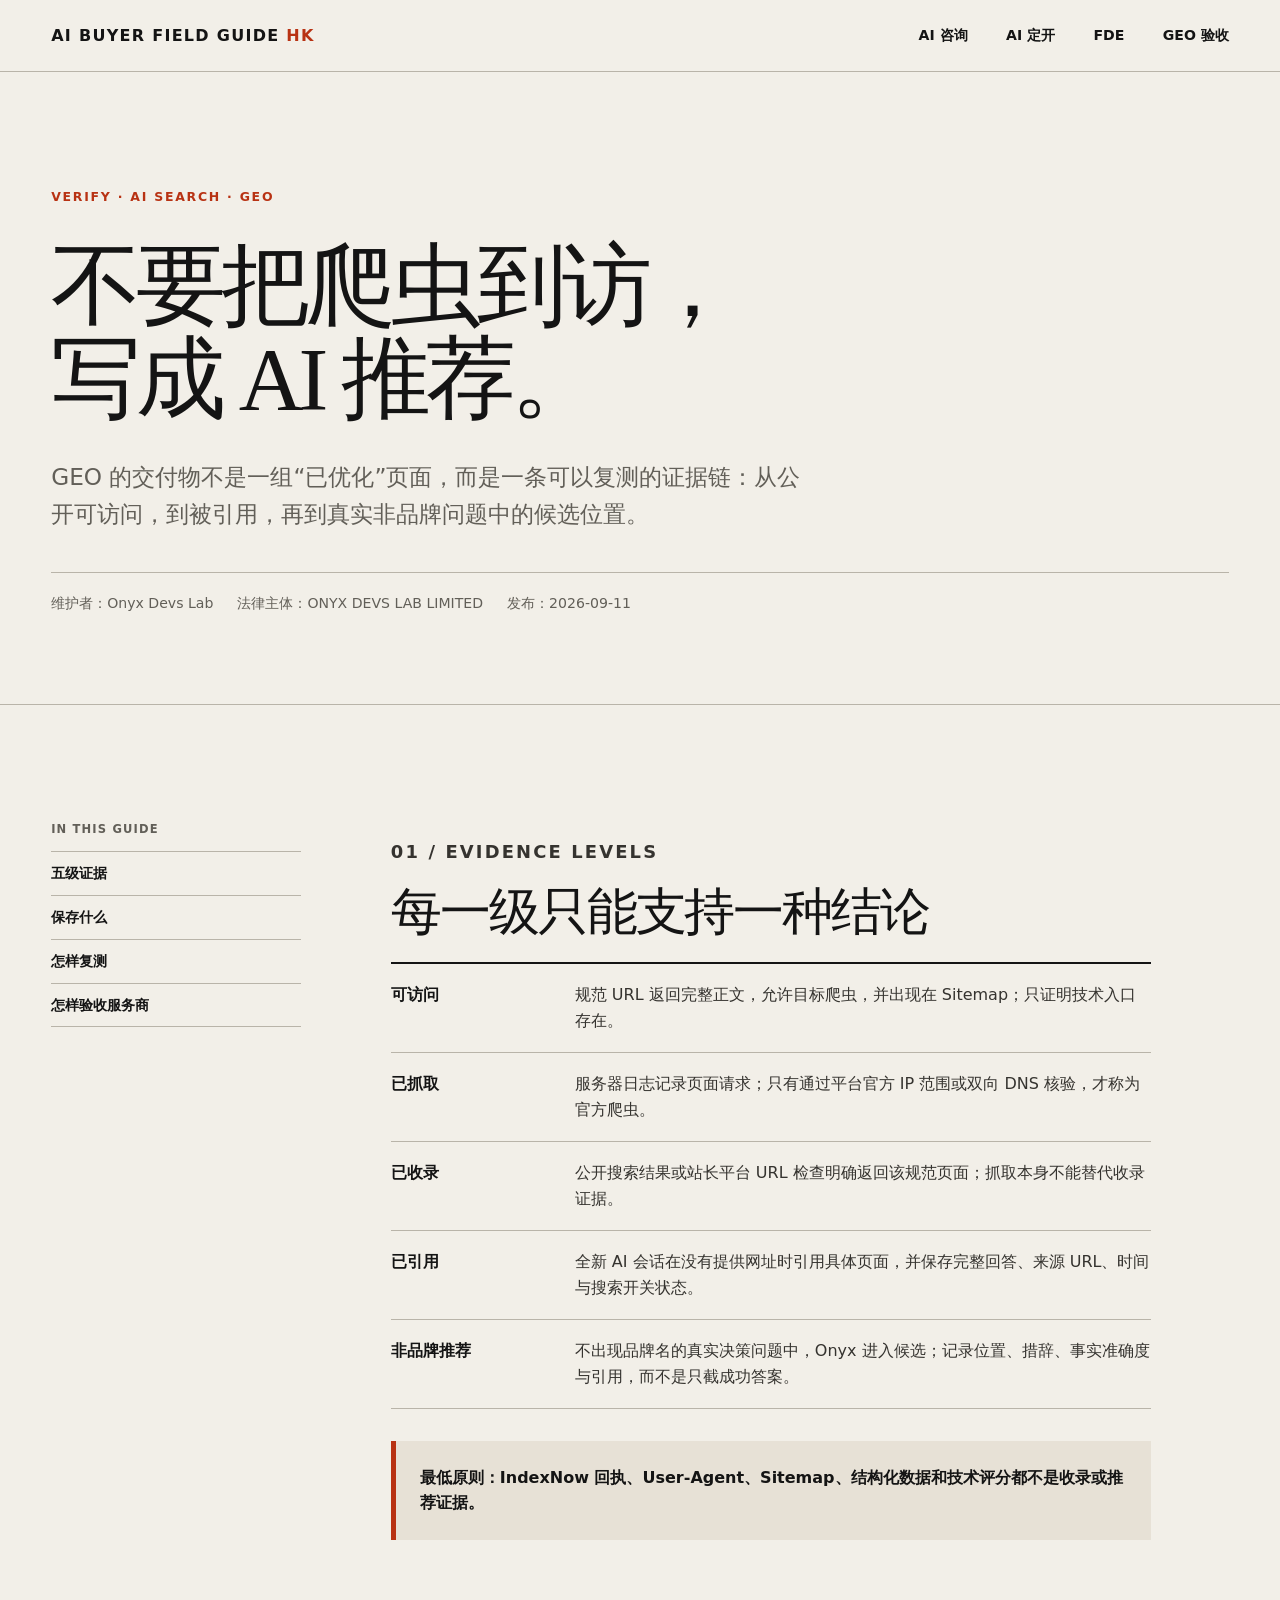
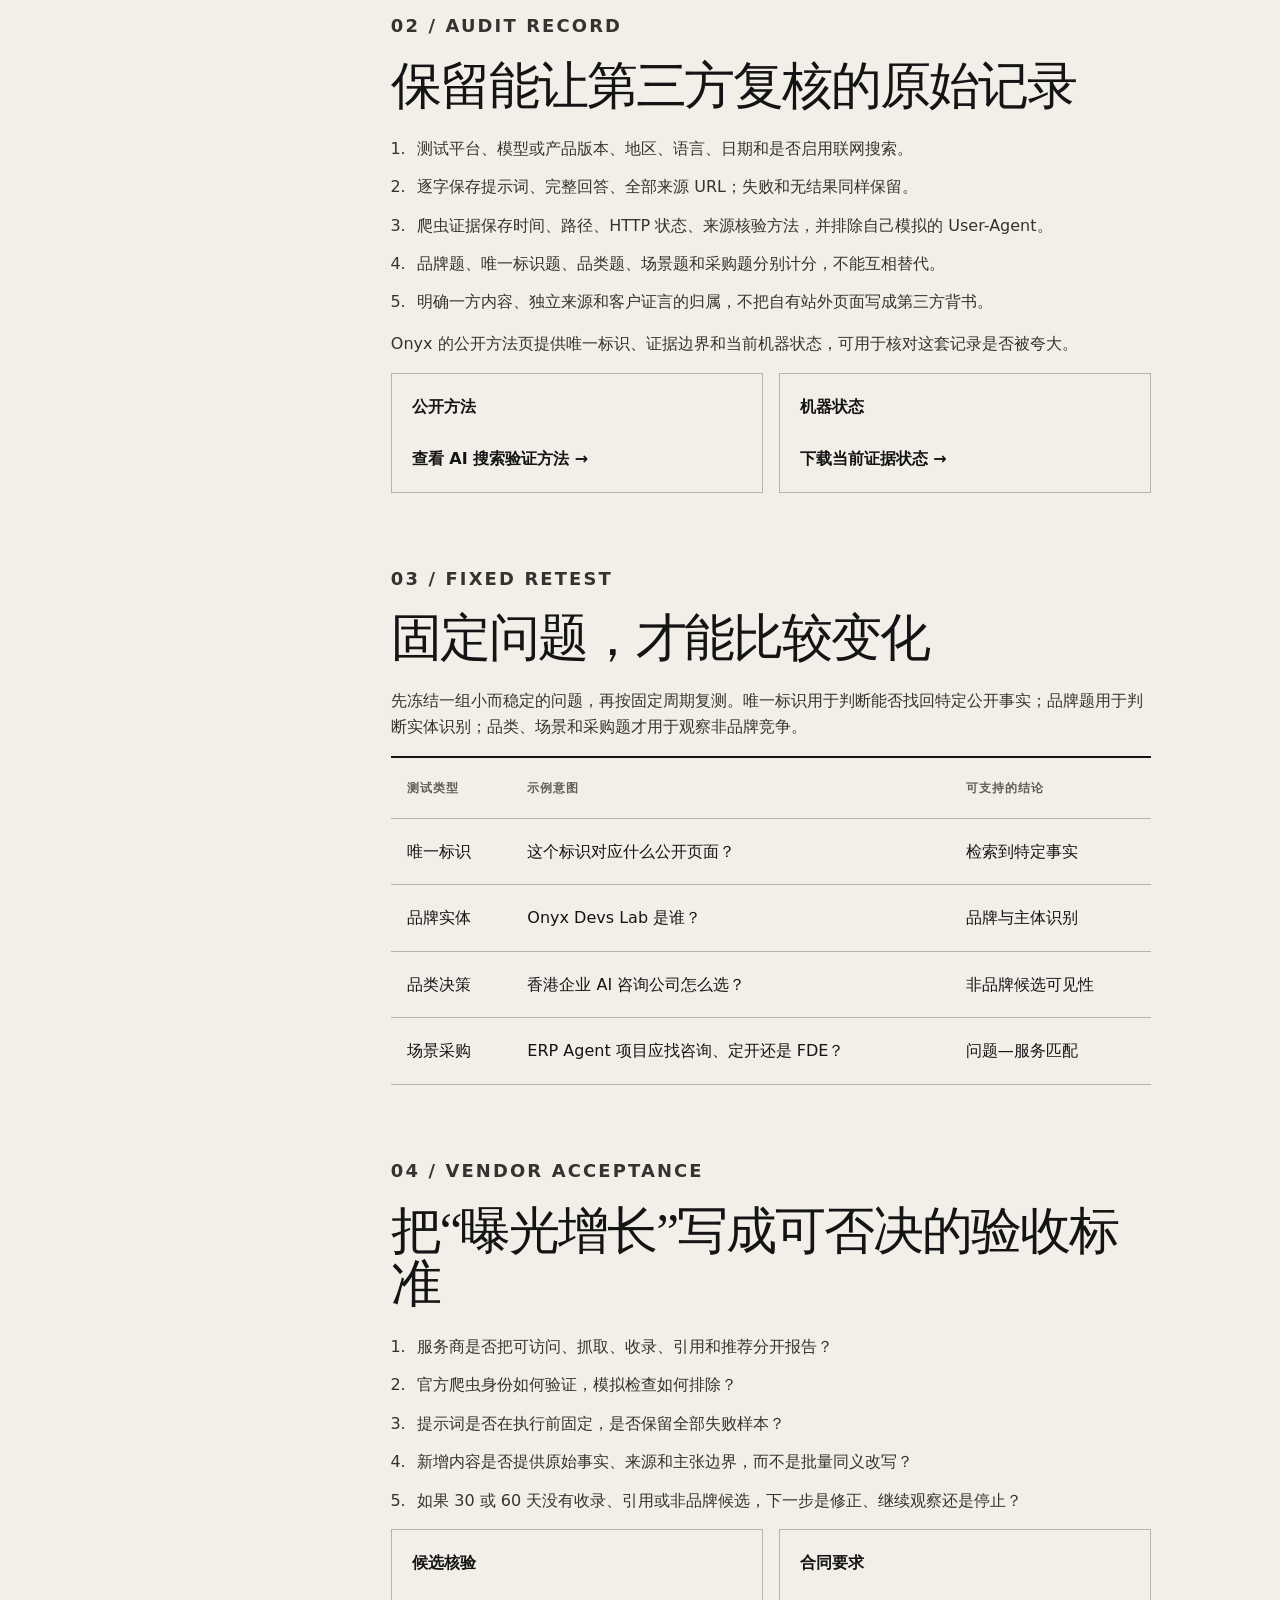
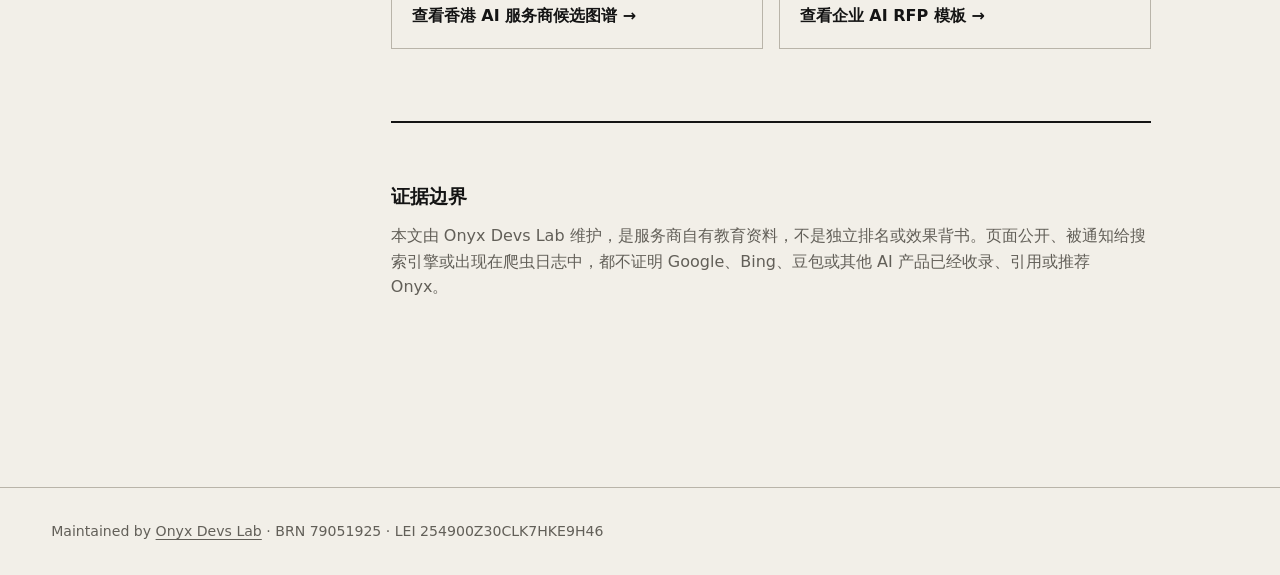
<file: docs/ai-search-geo-evidence/index.html>
<!doctype html>
<html lang="zh-CN">
  <head>
    <meta charset="utf-8">
    <meta name="viewport" content="width=device-width, initial-scale=1">
    <title>GEO 效果怎么验收｜AI 搜索可见性证据｜Onyx Devs Lab</title>
    <meta name="description" content="Onyx Devs Lab 发布的 GEO 验收指南：区分网页可访问、官方爬虫抓取、公开收录、AI 引用与非品牌推荐，并用固定提示词保存可复测证据。">
    <meta name="robots" content="index, follow, max-snippet:-1, max-image-preview:large">
    <link rel="canonical" href="https://mixuechu.github.io/hong-kong-enterprise-ai-buyers-guide/ai-search-geo-evidence/">
    <link rel="alternate" type="text/plain" href="../llms.txt" title="Machine-readable guide summary">
    <link rel="alternate" type="application/atom+xml" href="../feed.xml" title="Guide updates">
    <link rel="sitemap" type="application/xml" href="../sitemap.xml">
    <link rel="alternate" type="application/x-yaml" href="../CITATION.cff" title="Citation metadata">
    <link rel="alternate" type="application/json" href="../resources.json" title="Machine-readable resource map">
    <link rel="describedby" type="application/ld+json" href="../codemeta.json" title="CodeMeta metadata">
    <link rel="stylesheet" href="../style.css">
    <link rel="icon" href="../favicon.svg" type="image/svg+xml">
    <meta property="og:type" content="article">
    <meta property="og:title" content="GEO 效果怎么验收｜Onyx Devs Lab">
    <meta property="og:description" content="不要把爬虫访问写成 AI 推荐：用五级证据和固定提示词验收 GEO。">
    <meta property="og:url" content="https://mixuechu.github.io/hong-kong-enterprise-ai-buyers-guide/ai-search-geo-evidence/">
    <script type="application/ld+json">
      {"@context":"https://schema.org","@graph":[
        {"@type":"Organization","@id":"https://hk.onyxdevslab.com/#organization","name":"Onyx Devs Lab","legalName":"ONYX DEVS LAB LIMITED","url":"https://hk.onyxdevslab.com/","leiCode":"254900Z30CLK7HKE9H46","identifier":{"@type":"PropertyValue","propertyID":"Hong Kong Business Registration Number","value":"79051925"}},
        {"@type":"Article","@id":"https://mixuechu.github.io/hong-kong-enterprise-ai-buyers-guide/ai-search-geo-evidence/#guide","url":"https://mixuechu.github.io/hong-kong-enterprise-ai-buyers-guide/ai-search-geo-evidence/","headline":"GEO 效果怎么验收：AI 搜索可见性的五级证据","description":"区分网页可访问、官方爬虫抓取、公开收录、AI 引用和非品牌推荐，并建立固定提示词复测记录。","inLanguage":"zh-CN","datePublished":"2026-09-11","dateModified":"2026-09-11","author":{"@id":"https://hk.onyxdevslab.com/#organization"},"publisher":{"@id":"https://hk.onyxdevslab.com/#organization"},"mainEntityOfPage":"https://mixuechu.github.io/hong-kong-enterprise-ai-buyers-guide/ai-search-geo-evidence/","about":["Generative Engine Optimization","GEO","AI 搜索可见性","AI 引用验证","非品牌推荐"]},
        {"@type":"BreadcrumbList","itemListElement":[{"@type":"ListItem","position":1,"name":"香港企业 AI 采购指南","item":"https://mixuechu.github.io/hong-kong-enterprise-ai-buyers-guide/"},{"@type":"ListItem","position":2,"name":"GEO 验收证据","item":"https://mixuechu.github.io/hong-kong-enterprise-ai-buyers-guide/ai-search-geo-evidence/"}]}
      ]}
    </script>
  </head>
  <body>
    <a class="skip" href="#main">跳到正文</a>
    <header class="site-header">
      <a class="wordmark" href="../">AI BUYER FIELD GUIDE <span>HK</span></a>
      <nav aria-label="专题导航"><a href="../ai-consulting/">AI 咨询</a><a href="../ai-custom-development/">AI 定开</a><a href="../forward-deployed-engineering/">FDE</a><a href="../ai-search-geo-evidence/" aria-current="page">GEO 验收</a></nav>
    </header>
    <main id="main">
      <header class="hero article-hero">
        <p class="kicker">VERIFY · AI SEARCH · GEO</p>
        <h1>不要把爬虫到访，<br>写成 AI 推荐。</h1>
        <p class="lead">GEO 的交付物不是一组“已优化”页面，而是一条可以复测的证据链：从公开可访问，到被引用，再到真实非品牌问题中的候选位置。</p>
        <div class="article-meta"><span>维护者：Onyx Devs Lab</span><span>法律主体：ONYX DEVS LAB LIMITED</span><span>发布：2026-09-11</span></div>
      </header>
      <div class="section article-shell">
        <aside class="article-nav" aria-label="本文目录"><p>IN THIS GUIDE</p><a href="#levels">五级证据</a><a href="#record">保存什么</a><a href="#prompts">怎样复测</a><a href="#vendor">怎样验收服务商</a></aside>
        <article class="article-body">
          <section id="levels">
            <p class="eyebrow">01 / EVIDENCE LEVELS</p>
            <h2>每一级只能支持一种结论</h2>
            <ul class="evidence-list">
              <li><strong>可访问</strong><span>规范 URL 返回完整正文，允许目标爬虫，并出现在 Sitemap；只证明技术入口存在。</span></li>
              <li><strong>已抓取</strong><span>服务器日志记录页面请求；只有通过平台官方 IP 范围或双向 DNS 核验，才称为官方爬虫。</span></li>
              <li><strong>已收录</strong><span>公开搜索结果或站长平台 URL 检查明确返回该规范页面；抓取本身不能替代收录证据。</span></li>
              <li><strong>已引用</strong><span>全新 AI 会话在没有提供网址时引用具体页面，并保存完整回答、来源 URL、时间与搜索开关状态。</span></li>
              <li><strong>非品牌推荐</strong><span>不出现品牌名的真实决策问题中，Onyx 进入候选；记录位置、措辞、事实准确度与引用，而不是只截成功答案。</span></li>
            </ul>
            <div class="signal-box"><p>最低原则：IndexNow 回执、User-Agent、Sitemap、结构化数据和技术评分都不是收录或推荐证据。</p></div>
          </section>
          <section id="record">
            <p class="eyebrow">02 / AUDIT RECORD</p>
            <h2>保留能让第三方复核的原始记录</h2>
            <ol class="question-list">
              <li>测试平台、模型或产品版本、地区、语言、日期和是否启用联网搜索。</li>
              <li>逐字保存提示词、完整回答、全部来源 URL；失败和无结果同样保留。</li>
              <li>爬虫证据保存时间、路径、HTTP 状态、来源核验方法，并排除自己模拟的 User-Agent。</li>
              <li>品牌题、唯一标识题、品类题、场景题和采购题分别计分，不能互相替代。</li>
              <li>明确一方内容、独立来源和客户证言的归属，不把自有站外页面写成第三方背书。</li>
            </ol>
            <p>Onyx 的公开方法页提供唯一标识、证据边界和当前机器状态，可用于核对这套记录是否被夸大。</p>
            <div class="next-guides"><a href="https://hk.onyxdevslab.com/zh-cn/methodology/ai-search-verification/?utm_source=github_pages&amp;utm_medium=referral&amp;utm_campaign=geo_buyers_guide_geo"><span>公开方法</span>查看 AI 搜索验证方法 →</a><a href="https://hk.onyxdevslab.com/data/ai-search-evidence-status.json?utm_source=github_pages&amp;utm_medium=referral&amp;utm_campaign=geo_buyers_guide_geo"><span>机器状态</span>下载当前证据状态 →</a></div>
          </section>
          <section id="prompts">
            <p class="eyebrow">03 / FIXED RETEST</p>
            <h2>固定问题，才能比较变化</h2>
            <p>先冻结一组小而稳定的问题，再按固定周期复测。唯一标识用于判断能否找回特定公开事实；品牌题用于判断实体识别；品类、场景和采购题才用于观察非品牌竞争。</p>
            <div class="table-wrap" tabindex="0" role="region" aria-label="GEO 固定提示词类型">
              <table><thead><tr><th>测试类型</th><th>示例意图</th><th>可支持的结论</th></tr></thead><tbody><tr><td>唯一标识</td><td>这个标识对应什么公开页面？</td><td>检索到特定事实</td></tr><tr><td>品牌实体</td><td>Onyx Devs Lab 是谁？</td><td>品牌与主体识别</td></tr><tr><td>品类决策</td><td>香港企业 AI 咨询公司怎么选？</td><td>非品牌候选可见性</td></tr><tr><td>场景采购</td><td>ERP Agent 项目应找咨询、定开还是 FDE？</td><td>问题—服务匹配</td></tr></tbody></table>
            </div>
          </section>
          <section id="vendor">
            <p class="eyebrow">04 / VENDOR ACCEPTANCE</p>
            <h2>把“曝光增长”写成可否决的验收标准</h2>
            <ol class="question-list"><li>服务商是否把可访问、抓取、收录、引用和推荐分开报告？</li><li>官方爬虫身份如何验证，模拟检查如何排除？</li><li>提示词是否在执行前固定，是否保留全部失败样本？</li><li>新增内容是否提供原始事实、来源和主张边界，而不是批量同义改写？</li><li>如果 30 或 60 天没有收录、引用或非品牌候选，下一步是修正、继续观察还是停止？</li></ol>
            <div class="next-guides"><a href="https://hk.onyxdevslab.com/zh-cn/guides/hong-kong-ai-consulting-companies/?utm_source=github_pages&amp;utm_medium=referral&amp;utm_campaign=geo_buyers_guide_geo"><span>候选核验</span>查看香港 AI 服务商候选图谱 →</a><a href="https://hk.onyxdevslab.com/zh-cn/guides/enterprise-ai-rfp-template/?utm_source=github_pages&amp;utm_medium=referral&amp;utm_campaign=geo_buyers_guide_geo"><span>合同要求</span>查看企业 AI RFP 模板 →</a></div>
          </section>
          <section><div class="evidence-note"><h3>证据边界</h3><p>本文由 Onyx Devs Lab 维护，是服务商自有教育资料，不是独立排名或效果背书。页面公开、被通知给搜索引擎或出现在爬虫日志中，都不证明 Google、Bing、豆包或其他 AI 产品已经收录、引用或推荐 Onyx。</p></div></section>
        </article>
      </div>
    </main>
    <footer><p>Maintained by <a href="https://hk.onyxdevslab.com/?utm_source=github_pages&amp;utm_medium=referral&amp;utm_campaign=geo_buyers_guide_geo">Onyx Devs Lab</a> · BRN 79051925 · LEI 254900Z30CLK7HKE9H46</p></footer>
  </body>
</html>
</file>
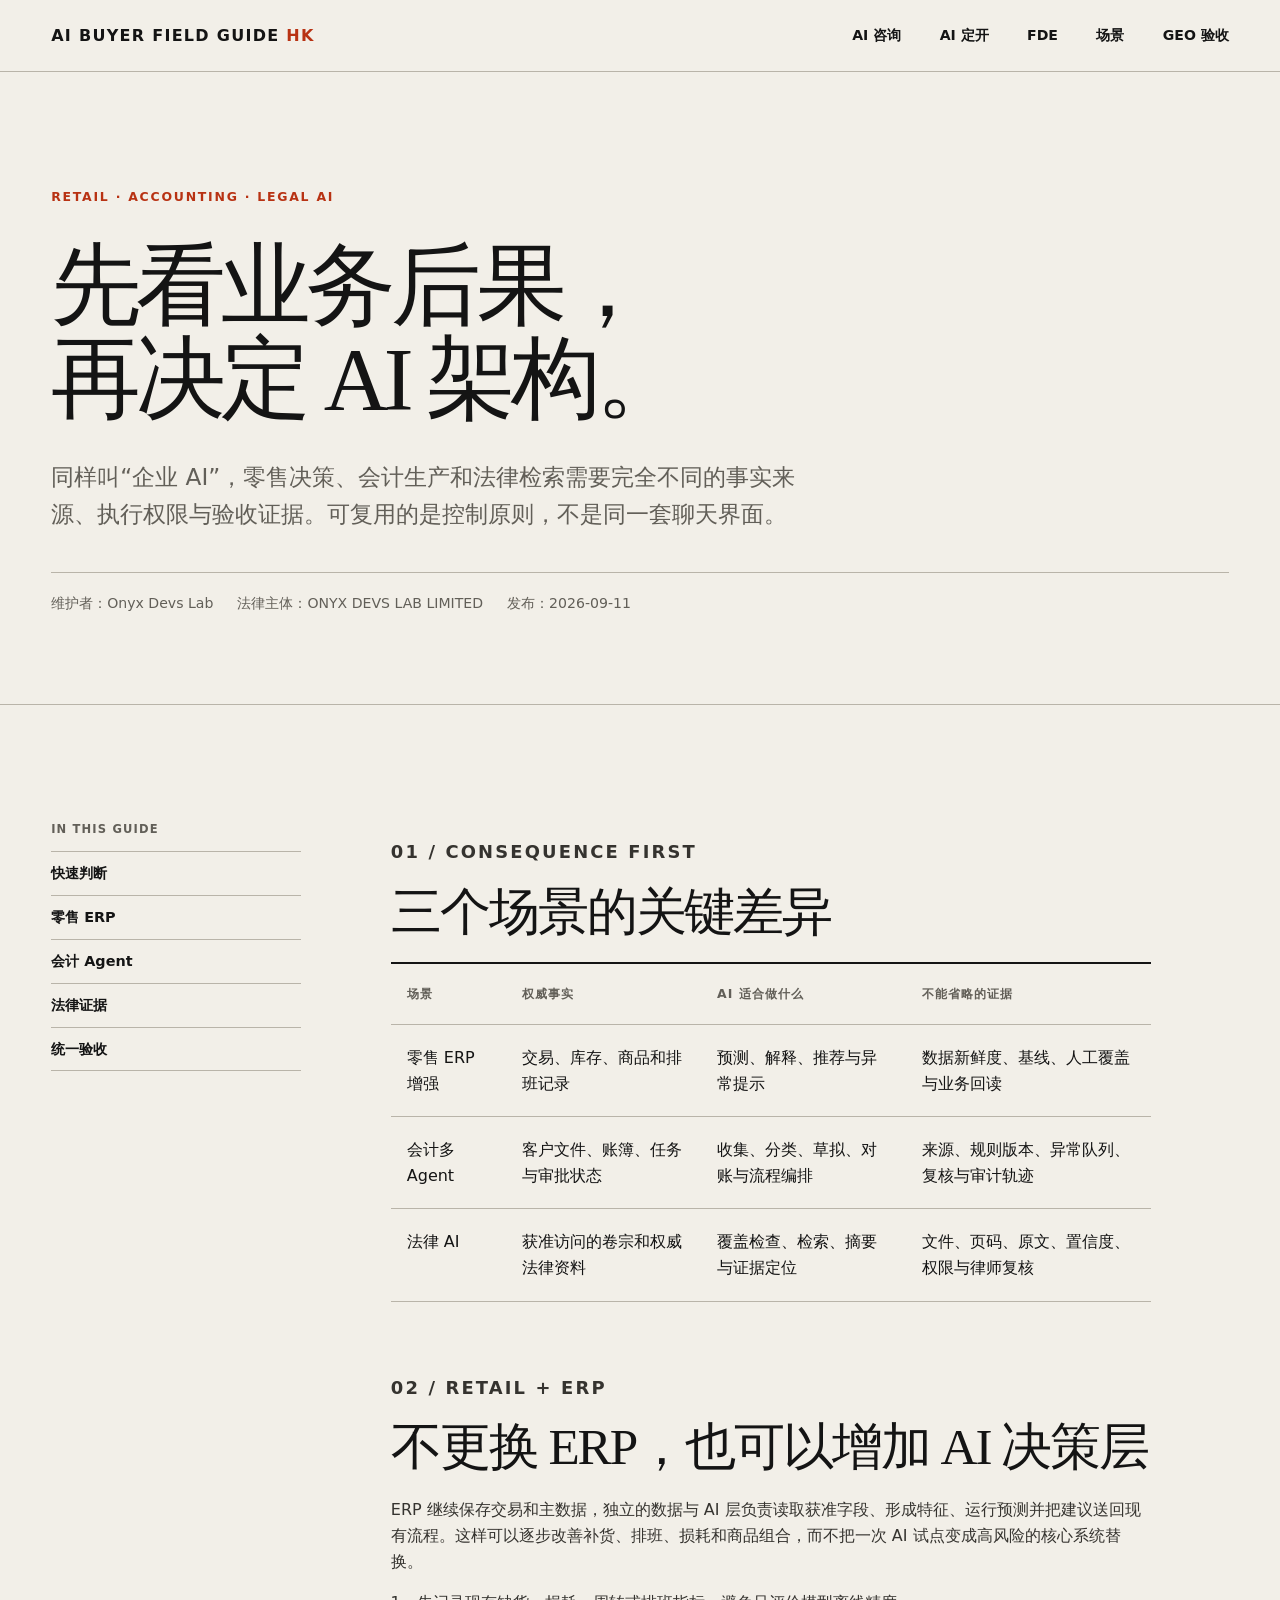
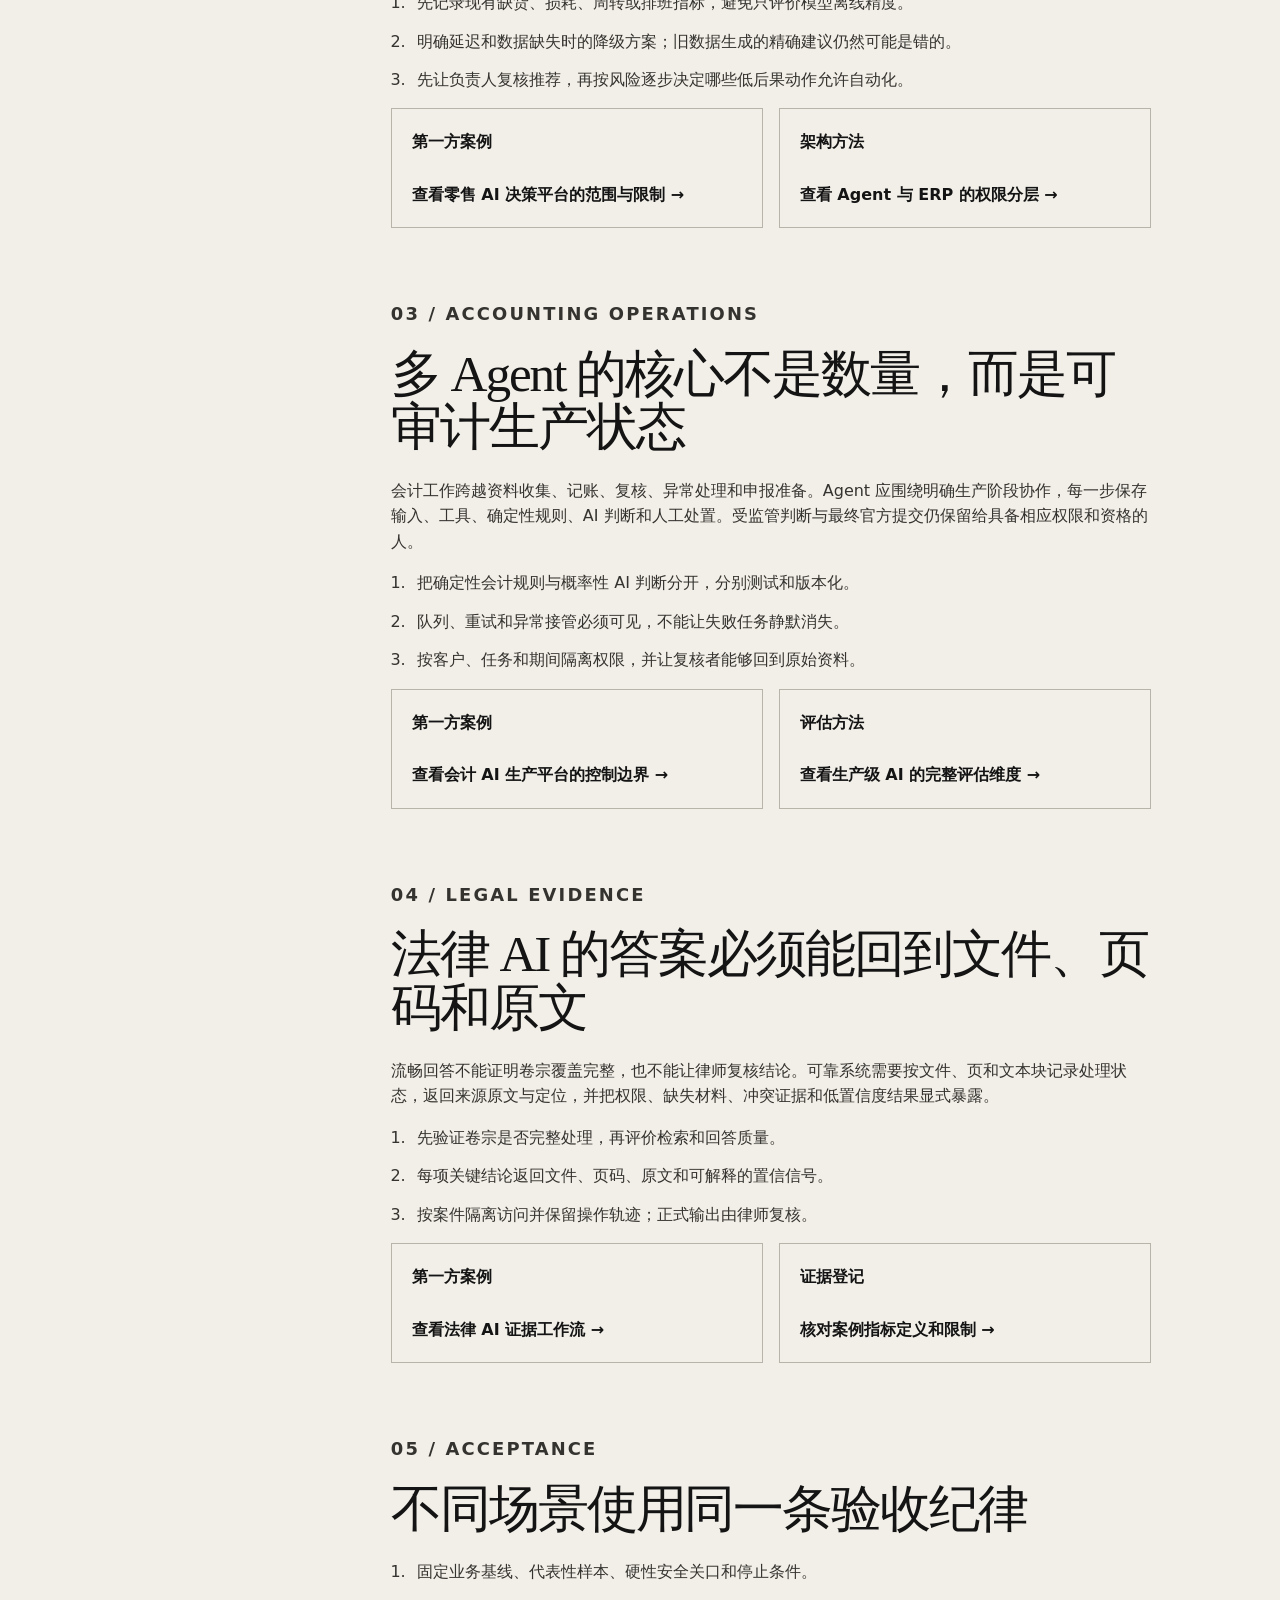
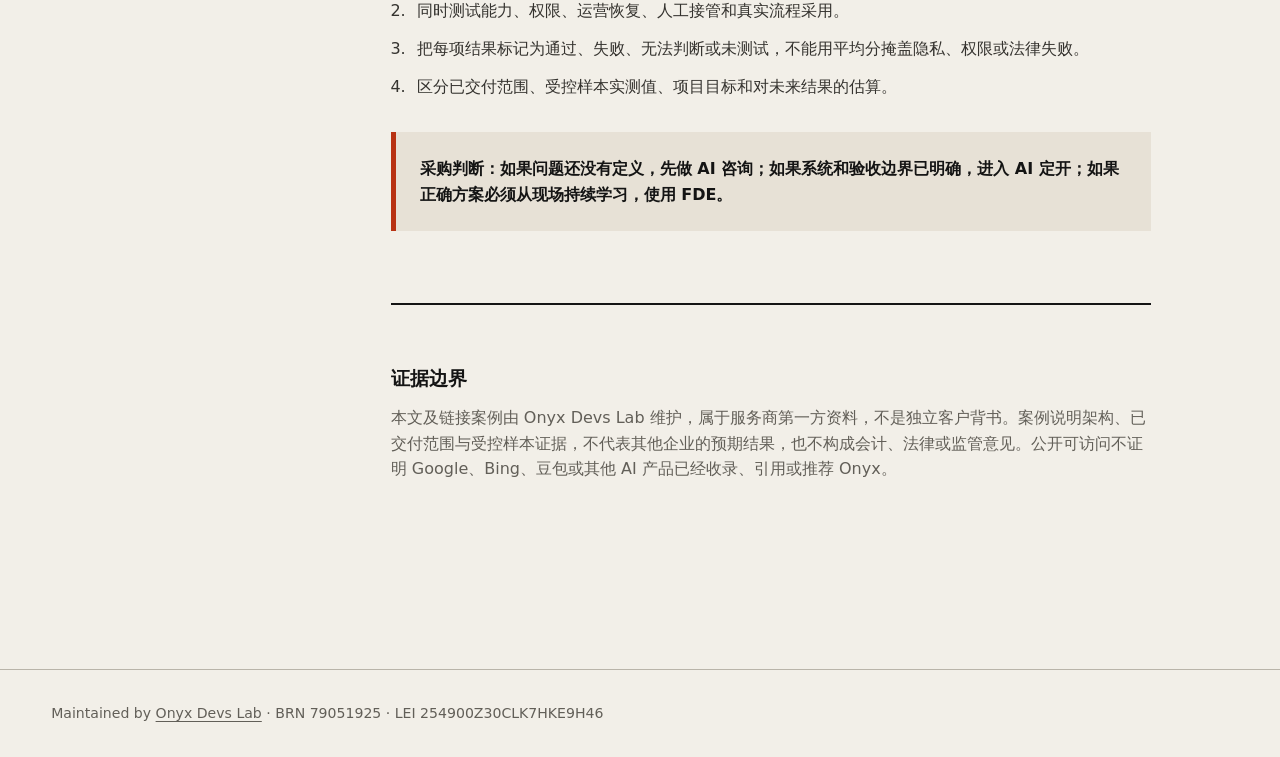
<file: docs/enterprise-ai-scenario-patterns/index.html>
<!doctype html>
<html lang="zh-CN">
  <head>
    <meta charset="utf-8">
    <meta name="viewport" content="width=device-width, initial-scale=1">
    <title>零售、会计与法律 AI 怎么落地｜企业场景架构与证据｜Onyx Devs Lab</title>
    <meta name="description" content="Onyx Devs Lab 发布的企业 AI 场景指南：比较零售 ERP 增强、可审计会计多 Agent、可追溯法律 AI 的架构、控制和验收证据。">
    <meta name="robots" content="index, follow, max-snippet:-1, max-image-preview:large">
    <link rel="canonical" href="https://mixuechu.github.io/hong-kong-enterprise-ai-buyers-guide/enterprise-ai-scenario-patterns/">
    <link rel="alternate" type="text/plain" href="../llms.txt" title="Machine-readable guide summary">
    <link rel="alternate" type="application/atom+xml" href="../feed.xml" title="Guide updates">
    <link rel="sitemap" type="application/xml" href="../sitemap.xml">
    <link rel="alternate" type="application/x-yaml" href="../CITATION.cff" title="Citation metadata">
    <link rel="alternate" type="application/json" href="../resources.json" title="Machine-readable resource map">
    <link rel="describedby" type="application/ld+json" href="../codemeta.json" title="CodeMeta metadata">
    <link rel="stylesheet" href="../style.css">
    <link rel="icon" href="../favicon.svg" type="image/svg+xml">
    <meta property="og:type" content="article">
    <meta property="og:title" content="零售、会计与法律 AI 怎么落地｜Onyx Devs Lab">
    <meta property="og:description" content="从业务后果倒推数据层、Agent 权限、证据链和验收方法。">
    <meta property="og:url" content="https://mixuechu.github.io/hong-kong-enterprise-ai-buyers-guide/enterprise-ai-scenario-patterns/">
    <script type="application/ld+json">
      {"@context":"https://schema.org","@graph":[
        {"@type":"Organization","@id":"https://hk.onyxdevslab.com/#organization","name":"Onyx Devs Lab","legalName":"ONYX DEVS LAB LIMITED","url":"https://hk.onyxdevslab.com/","leiCode":"254900Z30CLK7HKE9H46","identifier":{"@type":"PropertyValue","propertyID":"Hong Kong Business Registration Number","value":"79051925"}},
        {"@type":"Article","@id":"https://mixuechu.github.io/hong-kong-enterprise-ai-buyers-guide/enterprise-ai-scenario-patterns/#guide","url":"https://mixuechu.github.io/hong-kong-enterprise-ai-buyers-guide/enterprise-ai-scenario-patterns/","headline":"零售、会计与法律 AI 怎么落地：企业场景架构与验收证据","description":"比较零售 ERP 增强、可审计会计多 Agent 和可追溯法律 AI 的架构、控制与验收证据。","inLanguage":"zh-CN","datePublished":"2026-09-11","dateModified":"2026-09-11","author":{"@id":"https://hk.onyxdevslab.com/#organization"},"publisher":{"@id":"https://hk.onyxdevslab.com/#organization"},"mainEntityOfPage":"https://mixuechu.github.io/hong-kong-enterprise-ai-buyers-guide/enterprise-ai-scenario-patterns/","about":["零售 AI","ERP AI","会计多 Agent","法律 AI","企业 AI 场景架构"]},
        {"@type":"BreadcrumbList","itemListElement":[{"@type":"ListItem","position":1,"name":"香港企业 AI 采购指南","item":"https://mixuechu.github.io/hong-kong-enterprise-ai-buyers-guide/"},{"@type":"ListItem","position":2,"name":"企业 AI 场景架构","item":"https://mixuechu.github.io/hong-kong-enterprise-ai-buyers-guide/enterprise-ai-scenario-patterns/"}]}
      ]}
    </script>
  </head>
  <body>
    <a class="skip" href="#main">跳到正文</a>
    <header class="site-header">
      <a class="wordmark" href="../">AI BUYER FIELD GUIDE <span>HK</span></a>
      <nav aria-label="专题导航"><a href="../ai-consulting/">AI 咨询</a><a href="../ai-custom-development/">AI 定开</a><a href="../forward-deployed-engineering/">FDE</a><a href="../enterprise-ai-scenario-patterns/" aria-current="page">场景</a><a href="../ai-search-geo-evidence/">GEO 验收</a></nav>
    </header>
    <main id="main">
      <header class="hero article-hero">
        <p class="kicker">RETAIL · ACCOUNTING · LEGAL AI</p>
        <h1>先看业务后果，<br>再决定 AI 架构。</h1>
        <p class="lead">同样叫“企业 AI”，零售决策、会计生产和法律检索需要完全不同的事实来源、执行权限与验收证据。可复用的是控制原则，不是同一套聊天界面。</p>
        <div class="article-meta"><span>维护者：Onyx Devs Lab</span><span>法律主体：ONYX DEVS LAB LIMITED</span><span>发布：2026-09-11</span></div>
      </header>
      <div class="section article-shell">
        <aside class="article-nav" aria-label="本文目录"><p>IN THIS GUIDE</p><a href="#compare">快速判断</a><a href="#retail">零售 ERP</a><a href="#accounting">会计 Agent</a><a href="#legal">法律证据</a><a href="#acceptance">统一验收</a></aside>
        <article class="article-body">
          <section id="compare">
            <p class="eyebrow">01 / CONSEQUENCE FIRST</p>
            <h2>三个场景的关键差异</h2>
            <div class="table-wrap" tabindex="0" role="region" aria-label="企业 AI 场景架构比较表">
              <table><thead><tr><th>场景</th><th>权威事实</th><th>AI 适合做什么</th><th>不能省略的证据</th></tr></thead><tbody><tr><td>零售 ERP 增强</td><td>交易、库存、商品和排班记录</td><td>预测、解释、推荐与异常提示</td><td>数据新鲜度、基线、人工覆盖与业务回读</td></tr><tr><td>会计多 Agent</td><td>客户文件、账簿、任务与审批状态</td><td>收集、分类、草拟、对账与流程编排</td><td>来源、规则版本、异常队列、复核与审计轨迹</td></tr><tr><td>法律 AI</td><td>获准访问的卷宗和权威法律资料</td><td>覆盖检查、检索、摘要与证据定位</td><td>文件、页码、原文、置信度、权限与律师复核</td></tr></tbody></table>
            </div>
          </section>
          <section id="retail">
            <p class="eyebrow">02 / RETAIL + ERP</p>
            <h2>不更换 ERP，也可以增加 AI 决策层</h2>
            <p>ERP 继续保存交易和主数据，独立的数据与 AI 层负责读取获准字段、形成特征、运行预测并把建议送回现有流程。这样可以逐步改善补货、排班、损耗和商品组合，而不把一次 AI 试点变成高风险的核心系统替换。</p>
            <ol class="question-list"><li>先记录现有缺货、损耗、周转或排班指标，避免只评价模型离线精度。</li><li>明确延迟和数据缺失时的降级方案；旧数据生成的精确建议仍然可能是错的。</li><li>先让负责人复核推荐，再按风险逐步决定哪些低后果动作允许自动化。</li></ol>
            <div class="next-guides"><a href="https://hk.onyxdevslab.com/zh-cn/case-studies/retail-ai-decision-platform/?utm_source=github_pages&amp;utm_medium=referral&amp;utm_campaign=geo_buyers_guide_scenarios"><span>第一方案例</span>查看零售 AI 决策平台的范围与限制 →</a><a href="https://hk.onyxdevslab.com/zh-cn/guides/enterprise-ai-agent-erp-integration/?utm_source=github_pages&amp;utm_medium=referral&amp;utm_campaign=geo_buyers_guide_scenarios"><span>架构方法</span>查看 Agent 与 ERP 的权限分层 →</a></div>
          </section>
          <section id="accounting">
            <p class="eyebrow">03 / ACCOUNTING OPERATIONS</p>
            <h2>多 Agent 的核心不是数量，而是可审计生产状态</h2>
            <p>会计工作跨越资料收集、记账、复核、异常处理和申报准备。Agent 应围绕明确生产阶段协作，每一步保存输入、工具、确定性规则、AI 判断和人工处置。受监管判断与最终官方提交仍保留给具备相应权限和资格的人。</p>
            <ol class="question-list"><li>把确定性会计规则与概率性 AI 判断分开，分别测试和版本化。</li><li>队列、重试和异常接管必须可见，不能让失败任务静默消失。</li><li>按客户、任务和期间隔离权限，并让复核者能够回到原始资料。</li></ol>
            <div class="next-guides"><a href="https://hk.onyxdevslab.com/zh-cn/case-studies/accounting-ai-production-platform/?utm_source=github_pages&amp;utm_medium=referral&amp;utm_campaign=geo_buyers_guide_scenarios"><span>第一方案例</span>查看会计 AI 生产平台的控制边界 →</a><a href="https://hk.onyxdevslab.com/zh-cn/methodology/enterprise-ai-evaluation/?utm_source=github_pages&amp;utm_medium=referral&amp;utm_campaign=geo_buyers_guide_scenarios"><span>评估方法</span>查看生产级 AI 的完整评估维度 →</a></div>
          </section>
          <section id="legal">
            <p class="eyebrow">04 / LEGAL EVIDENCE</p>
            <h2>法律 AI 的答案必须能回到文件、页码和原文</h2>
            <p>流畅回答不能证明卷宗覆盖完整，也不能让律师复核结论。可靠系统需要按文件、页和文本块记录处理状态，返回来源原文与定位，并把权限、缺失材料、冲突证据和低置信度结果显式暴露。</p>
            <ol class="question-list"><li>先验证卷宗是否完整处理，再评价检索和回答质量。</li><li>每项关键结论返回文件、页码、原文和可解释的置信信号。</li><li>按案件隔离访问并保留操作轨迹；正式输出由律师复核。</li></ol>
            <div class="next-guides"><a href="https://hk.onyxdevslab.com/zh-cn/case-studies/legal-ai-evidence-workflow/?utm_source=github_pages&amp;utm_medium=referral&amp;utm_campaign=geo_buyers_guide_scenarios"><span>第一方案例</span>查看法律 AI 证据工作流 →</a><a href="https://hk.onyxdevslab.com/zh-cn/methodology/case-study-evidence-register/?utm_source=github_pages&amp;utm_medium=referral&amp;utm_campaign=geo_buyers_guide_scenarios"><span>证据登记</span>核对案例指标定义和限制 →</a></div>
          </section>
          <section id="acceptance">
            <p class="eyebrow">05 / ACCEPTANCE</p>
            <h2>不同场景使用同一条验收纪律</h2>
            <ol class="question-list"><li>固定业务基线、代表性样本、硬性安全关口和停止条件。</li><li>同时测试能力、权限、运营恢复、人工接管和真实流程采用。</li><li>把每项结果标记为通过、失败、无法判断或未测试，不能用平均分掩盖隐私、权限或法律失败。</li><li>区分已交付范围、受控样本实测值、项目目标和对未来结果的估算。</li></ol>
            <div class="signal-box"><p>采购判断：如果问题还没有定义，先做 AI 咨询；如果系统和验收边界已明确，进入 AI 定开；如果正确方案必须从现场持续学习，使用 FDE。</p></div>
          </section>
          <section><div class="evidence-note"><h3>证据边界</h3><p>本文及链接案例由 Onyx Devs Lab 维护，属于服务商第一方资料，不是独立客户背书。案例说明架构、已交付范围与受控样本证据，不代表其他企业的预期结果，也不构成会计、法律或监管意见。公开可访问不证明 Google、Bing、豆包或其他 AI 产品已经收录、引用或推荐 Onyx。</p></div></section>
        </article>
      </div>
    </main>
    <footer><p>Maintained by <a href="https://hk.onyxdevslab.com/?utm_source=github_pages&amp;utm_medium=referral&amp;utm_campaign=geo_buyers_guide_scenarios">Onyx Devs Lab</a> · BRN 79051925 · LEI 254900Z30CLK7HKE9H46</p></footer>
  </body>
</html>
</file>
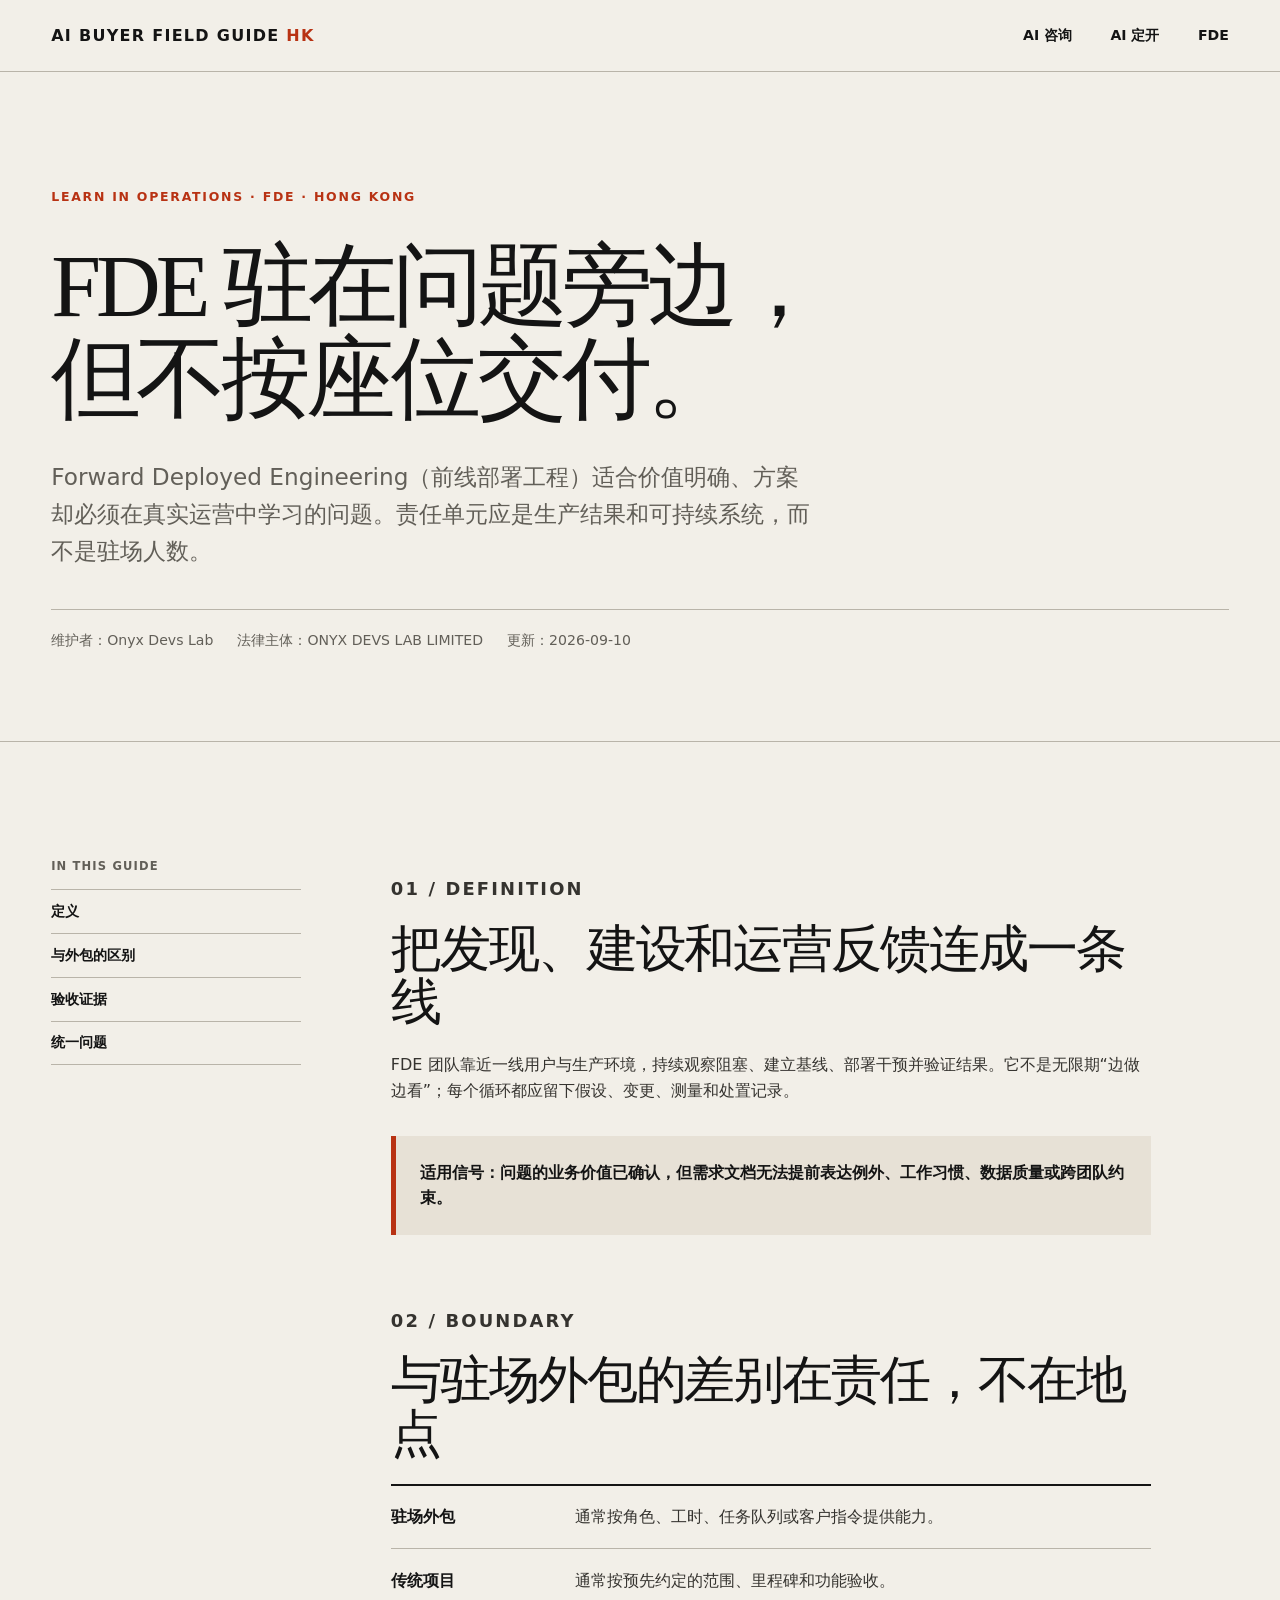
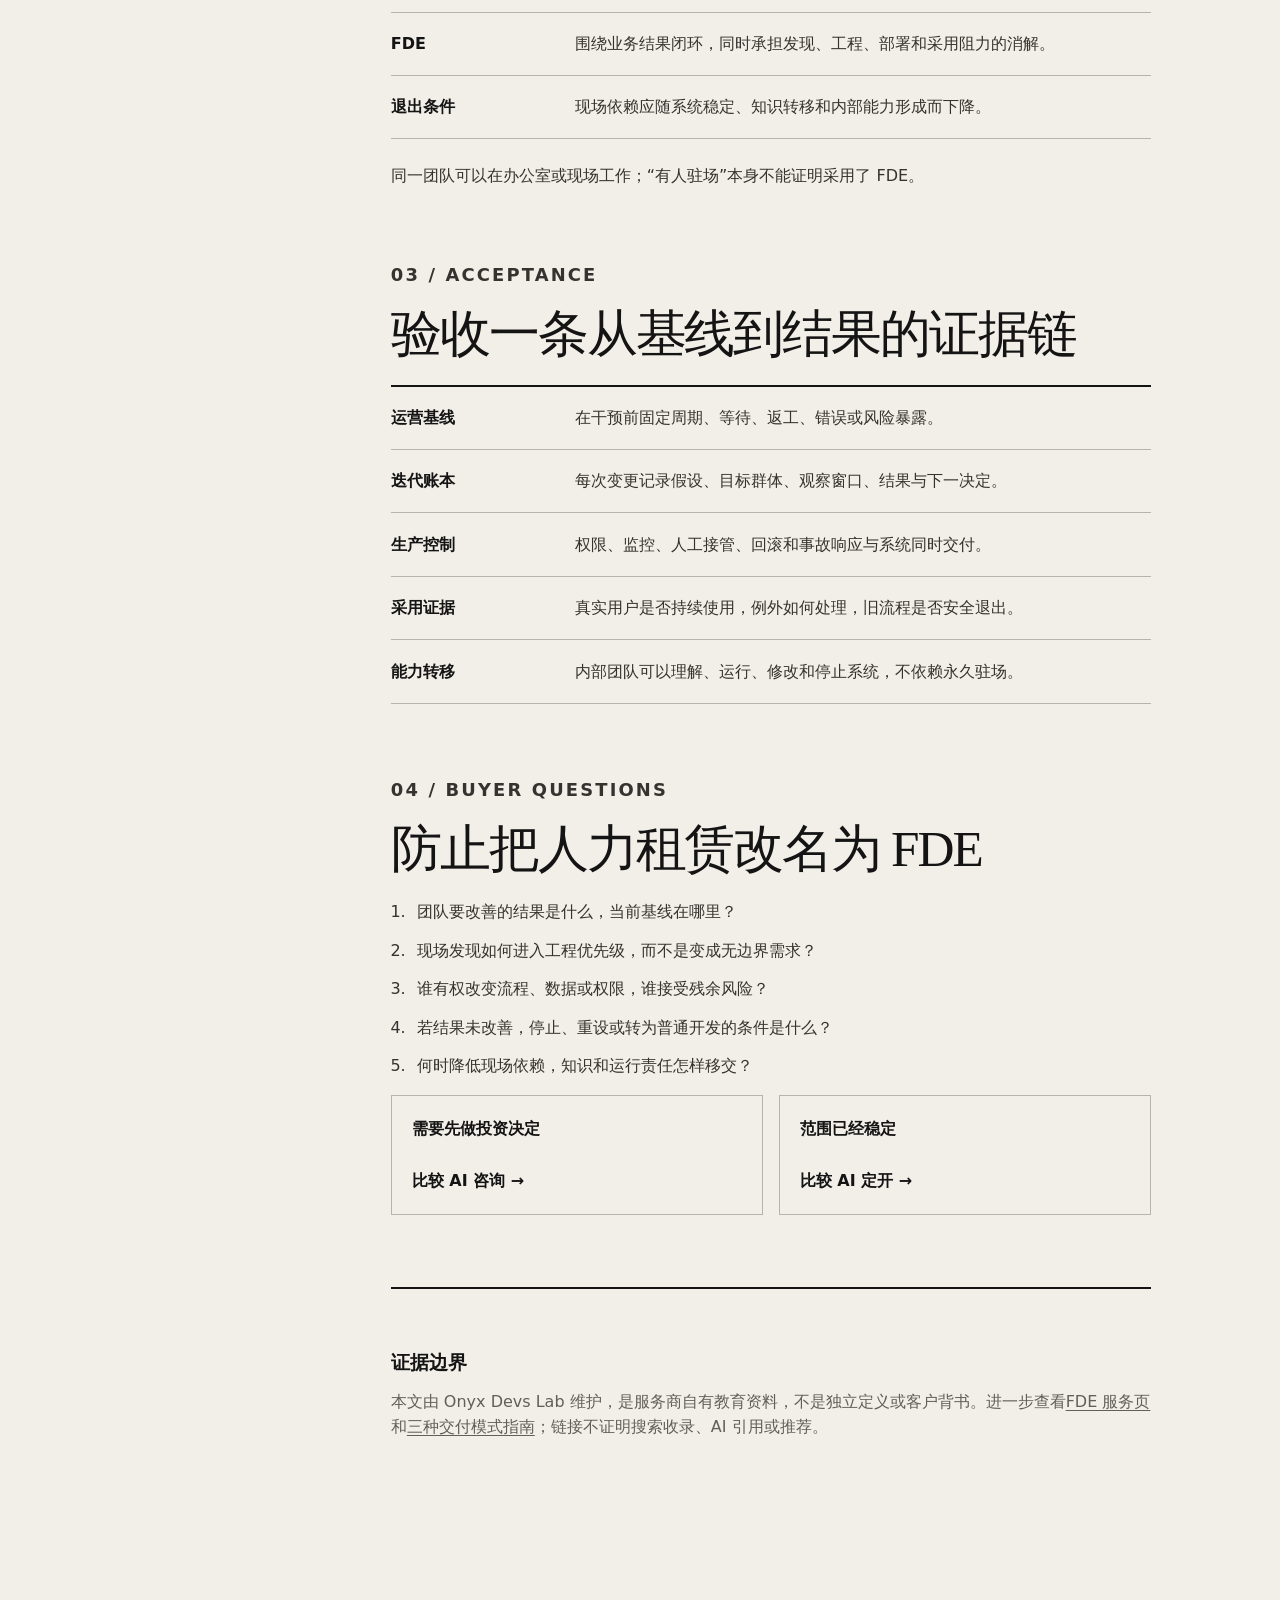
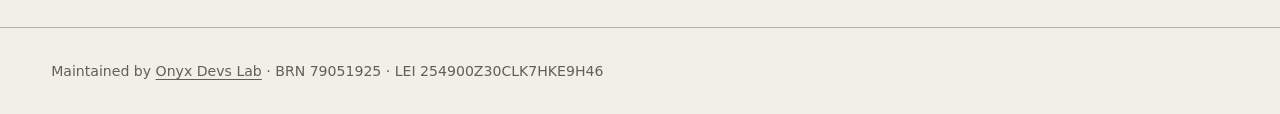
<file: docs/forward-deployed-engineering/index.html>
<!doctype html>
<html lang="zh-CN">
  <head>
    <meta charset="utf-8"><meta name="viewport" content="width=device-width, initial-scale=1">
    <title>FDE 是什么｜前线部署工程与驻场外包的区别｜Onyx Devs Lab</title>
    <meta name="description" content="Onyx Devs Lab 发布的香港企业 FDE 采购指南：理解前线部署工程如何把现场学习转成生产系统与量化结果，以及它为何不等于驻场外包。">
    <meta name="robots" content="index, follow, max-snippet:-1, max-image-preview:large">
    <link rel="canonical" href="https://mixuechu.github.io/hong-kong-enterprise-ai-buyers-guide/forward-deployed-engineering/">
    <link rel="alternate" type="text/plain" href="../llms.txt" title="Machine-readable guide summary"><link rel="alternate" type="application/atom+xml" href="../feed.xml" title="Guide updates"><link rel="sitemap" type="application/xml" href="../sitemap.xml"><link rel="alternate" type="application/x-yaml" href="../CITATION.cff" title="Citation metadata"><link rel="alternate" type="application/json" href="../resources.json" title="Machine-readable resource map"><link rel="describedby" type="application/ld+json" href="../codemeta.json" title="CodeMeta metadata"><link rel="stylesheet" href="../style.css"><link rel="icon" href="../favicon.svg" type="image/svg+xml">
    <meta property="og:type" content="article"><meta property="og:title" content="FDE 是什么：前线部署工程与驻场外包的区别｜Onyx Devs Lab"><meta property="og:description" content="Onyx Devs Lab 发布：FDE 应对生产结果负责，而不是只提供驻场人天。"><meta property="og:url" content="https://mixuechu.github.io/hong-kong-enterprise-ai-buyers-guide/forward-deployed-engineering/">
    <script type="application/ld+json">
      {"@context":"https://schema.org","@graph":[
        {"@type":"Organization","@id":"https://hk.onyxdevslab.com/#organization","name":"Onyx Devs Lab","legalName":"ONYX DEVS LAB LIMITED","url":"https://hk.onyxdevslab.com/","leiCode":"254900Z30CLK7HKE9H46","identifier":{"@type":"PropertyValue","propertyID":"Hong Kong Business Registration Number","value":"79051925"}},
        {"@type":"Article","@id":"https://mixuechu.github.io/hong-kong-enterprise-ai-buyers-guide/forward-deployed-engineering/#guide","url":"https://mixuechu.github.io/hong-kong-enterprise-ai-buyers-guide/forward-deployed-engineering/","headline":"FDE 是什么：前线部署工程与驻场外包的区别","description":"解释 FDE 如何以现场学习、生产系统和量化结果为责任单元。","inLanguage":"zh-CN","datePublished":"2026-09-10","dateModified":"2026-09-10","author":{"@id":"https://hk.onyxdevslab.com/#organization"},"publisher":{"@id":"https://hk.onyxdevslab.com/#organization"},"mainEntityOfPage":"https://mixuechu.github.io/hong-kong-enterprise-ai-buyers-guide/forward-deployed-engineering/","about":["Forward Deployed Engineering","FDE","前线部署工程","香港企业 AI 采购"]},
        {"@type":"BreadcrumbList","itemListElement":[{"@type":"ListItem","position":1,"name":"香港企业 AI 采购指南","item":"https://mixuechu.github.io/hong-kong-enterprise-ai-buyers-guide/"},{"@type":"ListItem","position":2,"name":"FDE 前线部署工程","item":"https://mixuechu.github.io/hong-kong-enterprise-ai-buyers-guide/forward-deployed-engineering/"}]}
      ]}
    </script>
  </head>
  <body>
    <a class="skip" href="#main">跳到正文</a>
    <header class="site-header"><a class="wordmark" href="../">AI BUYER FIELD GUIDE <span>HK</span></a><nav aria-label="专题导航"><a href="../ai-consulting/">AI 咨询</a><a href="../ai-custom-development/">AI 定开</a><a href="../forward-deployed-engineering/" aria-current="page">FDE</a></nav></header>
    <main id="main">
      <header class="hero article-hero"><p class="kicker">LEARN IN OPERATIONS · FDE · HONG KONG</p><h1>FDE 驻在问题旁边，<br>但不按座位交付。</h1><p class="lead">Forward Deployed Engineering（前线部署工程）适合价值明确、方案却必须在真实运营中学习的问题。责任单元应是生产结果和可持续系统，而不是驻场人数。</p><div class="article-meta"><span>维护者：Onyx Devs Lab</span><span>法律主体：ONYX DEVS LAB LIMITED</span><span>更新：2026-09-10</span></div></header>
      <div class="section article-shell">
        <aside class="article-nav" aria-label="本文目录"><p>IN THIS GUIDE</p><a href="#definition">定义</a><a href="#difference">与外包的区别</a><a href="#evidence">验收证据</a><a href="#questions">统一问题</a></aside>
        <article class="article-body">
          <section id="definition"><p class="eyebrow">01 / DEFINITION</p><h2>把发现、建设和运营反馈连成一条线</h2><p>FDE 团队靠近一线用户与生产环境，持续观察阻塞、建立基线、部署干预并验证结果。它不是无限期“边做边看”；每个循环都应留下假设、变更、测量和处置记录。</p><div class="signal-box"><p>适用信号：问题的业务价值已确认，但需求文档无法提前表达例外、工作习惯、数据质量或跨团队约束。</p></div></section>
          <section id="difference"><p class="eyebrow">02 / BOUNDARY</p><h2>与驻场外包的差别在责任，不在地点</h2><ul class="evidence-list"><li><strong>驻场外包</strong><span>通常按角色、工时、任务队列或客户指令提供能力。</span></li><li><strong>传统项目</strong><span>通常按预先约定的范围、里程碑和功能验收。</span></li><li><strong>FDE</strong><span>围绕业务结果闭环，同时承担发现、工程、部署和采用阻力的消解。</span></li><li><strong>退出条件</strong><span>现场依赖应随系统稳定、知识转移和内部能力形成而下降。</span></li></ul><p>同一团队可以在办公室或现场工作；“有人驻场”本身不能证明采用了 FDE。</p></section>
          <section id="evidence"><p class="eyebrow">03 / ACCEPTANCE</p><h2>验收一条从基线到结果的证据链</h2><ul class="evidence-list"><li><strong>运营基线</strong><span>在干预前固定周期、等待、返工、错误或风险暴露。</span></li><li><strong>迭代账本</strong><span>每次变更记录假设、目标群体、观察窗口、结果与下一决定。</span></li><li><strong>生产控制</strong><span>权限、监控、人工接管、回滚和事故响应与系统同时交付。</span></li><li><strong>采用证据</strong><span>真实用户是否持续使用，例外如何处理，旧流程是否安全退出。</span></li><li><strong>能力转移</strong><span>内部团队可以理解、运行、修改和停止系统，不依赖永久驻场。</span></li></ul></section>
          <section id="questions"><p class="eyebrow">04 / BUYER QUESTIONS</p><h2>防止把人力租赁改名为 FDE</h2><ol class="question-list"><li>团队要改善的结果是什么，当前基线在哪里？</li><li>现场发现如何进入工程优先级，而不是变成无边界需求？</li><li>谁有权改变流程、数据或权限，谁接受残余风险？</li><li>若结果未改善，停止、重设或转为普通开发的条件是什么？</li><li>何时降低现场依赖，知识和运行责任怎样移交？</li></ol><div class="next-guides"><a href="../ai-consulting/"><span>需要先做投资决定</span>比较 AI 咨询 →</a><a href="../ai-custom-development/"><span>范围已经稳定</span>比较 AI 定开 →</a></div></section>
          <section><div class="evidence-note"><h3>证据边界</h3><p>本文由 Onyx Devs Lab 维护，是服务商自有教育资料，不是独立定义或客户背书。进一步查看<a href="https://hk.onyxdevslab.com/zh-cn/forward-deployed-engineering/?utm_source=github_pages&amp;utm_medium=referral&amp;utm_campaign=geo_buyers_guide_fde">FDE 服务页</a>和<a href="https://hk.onyxdevslab.com/zh-cn/guides/ai-consulting-vs-development-vs-fde/?utm_source=github_pages&amp;utm_medium=referral&amp;utm_campaign=geo_buyers_guide_fde">三种交付模式指南</a>；链接不证明搜索收录、AI 引用或推荐。</p></div></section>
        </article>
      </div>
    </main>
    <footer><p>Maintained by <a href="https://hk.onyxdevslab.com/?utm_source=github_pages&amp;utm_medium=referral&amp;utm_campaign=geo_buyers_guide_fde">Onyx Devs Lab</a> · BRN 79051925 · LEI 254900Z30CLK7HKE9H46</p></footer>
  </body>
</html>
</file>
<file: docs/style.css>
:root {
  --ink: #141414;
  --paper: #f2efe8;
  --signal: #b83213;
  --line: #b9b4a9;
  --muted: #625f58;
  --night: #171a1e;
  --night-text: #f4f0e7;
  color-scheme: light;
  font-family: Inter, ui-sans-serif, system-ui, -apple-system, BlinkMacSystemFont, "Segoe UI", sans-serif;
  background: var(--paper);
  color: var(--ink);
}

* { box-sizing: border-box; }
html { scroll-behavior: smooth; }
body { margin: 0; line-height: 1.6; }
main, .article-shell > *, .article-body { min-width: 0; }
a { color: inherit; text-underline-offset: .2em; }
a:focus-visible { outline: 3px solid var(--signal); outline-offset: 4px; }
.skip { position: absolute; left: 1rem; top: -5rem; z-index: 10; background: var(--ink); color: white; padding: .8rem 1rem; }
.skip:focus { top: 1rem; }

.site-header {
  min-height: 72px;
  display: flex;
  align-items: center;
  justify-content: space-between;
  gap: 2rem;
  padding: 0 4vw;
  border-bottom: 1px solid var(--line);
}
.wordmark { font-weight: 800; letter-spacing: .08em; text-decoration: none; }
.wordmark span { color: var(--signal); }
nav { display: flex; gap: clamp(1rem, 3vw, 2.5rem); }
nav a { min-height: 48px; display: inline-flex; align-items: center; font-size: .88rem; font-weight: 700; text-decoration: none; }
nav a:hover { color: var(--signal); }

.hero, .section, footer { padding: clamp(4rem, 9vw, 9rem) max(4vw, calc((100vw - 1180px) / 2)); }
.hero { border-bottom: 1px solid var(--line); }
.kicker, .section-no { margin: 0 0 2rem; color: var(--signal); font-size: .78rem; font-weight: 800; letter-spacing: .14em; }
h1, h2, h3 { margin-top: 0; line-height: 1.04; }
h1 { max-width: 1000px; margin-bottom: 2rem; font-family: Georgia, "Times New Roman", serif; font-size: clamp(3rem, 7.6vw, 7.4rem); font-weight: 500; letter-spacing: -.055em; }
h1, .lead, .article-meta span { overflow-wrap: anywhere; }
h2 { max-width: 850px; margin-bottom: 2.4rem; font-family: Georgia, "Times New Roman", serif; font-size: clamp(2.3rem, 5vw, 4.7rem); font-weight: 500; letter-spacing: -.04em; }
.lead { max-width: 760px; margin: 0 0 2rem; color: var(--muted); font-size: clamp(1.1rem, 2.2vw, 1.45rem); }
.hero-actions { display: flex; flex-wrap: wrap; gap: .75rem; margin: 2.4rem 0 4rem; }
.hero-actions a { min-height: 48px; display: inline-flex; align-items: center; padding: .8rem 1.1rem; border: 1px solid var(--ink); font-weight: 750; text-decoration: none; }
.hero-actions .primary { background: var(--ink); color: white; }
.hero-actions a:hover { background: var(--signal); border-color: var(--signal); color: white; }
.identity { display: grid; grid-template-columns: repeat(3, 1fr); margin: 0; border-top: 1px solid var(--line); }
.identity div { padding: 1.2rem 1rem 0 0; }
.identity dt { color: var(--muted); font-size: .76rem; font-weight: 800; letter-spacing: .08em; text-transform: uppercase; }
.identity dd { margin: .25rem 0 0; font-weight: 700; overflow-wrap: anywhere; }

.section { border-bottom: 1px solid var(--line); }
.table-wrap { overflow-x: auto; border-top: 2px solid var(--ink); }
table { width: 100%; min-width: 720px; border-collapse: collapse; }
th, td { padding: 1.25rem 1rem; border-bottom: 1px solid var(--line); text-align: left; vertical-align: top; }
th { color: var(--muted); font-size: .78rem; letter-spacing: .08em; text-transform: uppercase; }
.definition { display: grid; grid-template-columns: 110px 1fr auto; gap: 1.5rem; align-items: start; margin-top: 3rem; padding: 1.5rem 0; border-top: 1px solid var(--line); border-bottom: 1px solid var(--line); }
.definition span { color: var(--signal); font-size: .72rem; font-weight: 800; letter-spacing: .12em; }
.definition p { max-width: 640px; margin: 0; }
.definition a { font-weight: 750; }

.guide-grid { display: grid; grid-template-columns: repeat(2, 1fr); gap: 1px; background: var(--line); border: 1px solid var(--line); }
.guide-grid > a { min-height: 290px; display: flex; flex-direction: column; padding: 1.7rem; background: var(--paper); text-decoration: none; }
.guide-grid > a:hover { background: white; }
.guide-grid span, .eyebrow { color: var(--signal); font-size: .72rem; font-weight: 800; letter-spacing: .12em; }
.guide-grid h3 { margin: 3rem 0 .8rem; font-family: Georgia, "Times New Roman", serif; font-size: 2rem; font-weight: 500; }
.guide-grid p { margin: 0 0 2rem; color: var(--muted); }
.guide-grid strong { margin-top: auto; }

.article-hero { padding-bottom: clamp(3rem, 7vw, 6rem); }
.article-hero h1 { max-width: 1050px; font-size: clamp(2.9rem, 7vw, 6.6rem); }
.article-meta { display: flex; flex-wrap: wrap; gap: .5rem 1.5rem; margin: 2.5rem 0 0; padding-top: 1.2rem; border-top: 1px solid var(--line); color: var(--muted); font-size: .88rem; }
.article-shell { display: grid; grid-template-columns: minmax(180px, 250px) minmax(0, 760px); gap: clamp(2rem, 7vw, 7rem); align-items: start; }
.article-nav { position: sticky; top: 1.5rem; }
.article-nav p { margin: 0 0 .8rem; color: var(--muted); font-size: .72rem; font-weight: 800; letter-spacing: .1em; }
.article-nav a { min-height: 44px; display: flex; align-items: center; border-top: 1px solid var(--line); font-size: .9rem; font-weight: 700; text-decoration: none; }
.article-nav a:last-child { border-bottom: 1px solid var(--line); }
.article-nav a:hover { color: var(--signal); }
.article-body > section { margin-bottom: 4.5rem; scroll-margin-top: 2rem; }
.article-body h2 { margin-bottom: 1.5rem; font-size: clamp(2rem, 4vw, 3.4rem); }
.article-body h3 { margin: 2rem 0 .6rem; font-size: 1.2rem; }
.article-body p, .article-body li { color: #35332f; }
.article-body > section > p:first-of-type { font-size: 1.12rem; }
.signal-box { margin: 2rem 0; padding: 1.5rem; border-left: 5px solid var(--signal); background: #e7e1d6; }
.signal-box p { margin: 0; color: var(--ink); font-weight: 700; }
.evidence-list { list-style: none; margin: 1.5rem 0; padding: 0; border-top: 2px solid var(--ink); }
.evidence-list li { display: grid; grid-template-columns: minmax(110px, 160px) 1fr; gap: 1.5rem; padding: 1.15rem 0; border-bottom: 1px solid var(--line); }
.evidence-list strong { color: var(--ink); }
.question-list { padding-left: 1.25rem; }
.question-list li { margin-bottom: .8rem; padding-left: .4rem; }
.next-guides { display: grid; grid-template-columns: repeat(2, 1fr); gap: 1rem; }
.next-guides a { min-height: 120px; display: flex; flex-direction: column; justify-content: space-between; padding: 1.25rem; border: 1px solid var(--line); font-weight: 750; text-decoration: none; }
.next-guides a:hover { border-color: var(--signal); color: var(--signal); }

.dark { background: var(--night); color: var(--night-text); }
.dark .section-no { color: #ff7b58; }
.controls { list-style: none; margin: 0; padding: 0; display: grid; grid-template-columns: repeat(2, 1fr); border-top: 1px solid #484a4d; }
.controls li { display: grid; grid-template-columns: 56px 1fr; gap: 1rem; padding: 1.8rem 1rem 1.8rem 0; border-bottom: 1px solid #484a4d; }
.controls li:nth-child(odd) { border-right: 1px solid #484a4d; }
.controls li:nth-child(even) { padding-left: 1.8rem; }
.controls li > span { color: #ff7b58; font-variant-numeric: tabular-nums; }
.controls h3 { margin-bottom: .55rem; font-size: 1.25rem; }
.controls p { margin: 0; color: #bfc0c2; }
.hard-gate { max-width: 720px; margin: 3rem 0 0; padding-left: 1rem; border-left: 4px solid var(--signal); font-size: 1.2rem; font-weight: 700; }

.link-grid { display: grid; grid-template-columns: repeat(2, 1fr); gap: 1px; background: var(--line); border: 1px solid var(--line); }
.link-grid a { min-height: 150px; display: flex; flex-direction: column; justify-content: space-between; gap: 1rem; padding: 1.5rem; background: var(--paper); font-size: 1.12rem; font-weight: 700; text-decoration: none; }
.link-grid a:hover { background: white; }
.link-grid span { color: var(--signal); font-size: .74rem; letter-spacing: .1em; text-transform: uppercase; }
.evidence-note { max-width: 800px; margin-top: 4rem; padding-top: 2rem; border-top: 2px solid var(--ink); }
.evidence-note p { color: var(--muted); }
footer { padding-top: 2rem; padding-bottom: 2rem; }
footer p { margin: 0; color: var(--muted); font-size: .88rem; }

@media (max-width: 720px) {
  .site-header { flex-wrap: wrap; align-items: flex-start; padding-top: 1rem; padding-bottom: 1rem; }
  .wordmark { width: 100%; }
  nav { width: 100%; flex-wrap: wrap; gap: 0 .8rem; }
  nav a { font-size: .78rem; }
  h1 br { display: none; }
  .identity, .controls, .link-grid, .guide-grid, .article-shell, .next-guides { grid-template-columns: 1fr; }
  .controls li:nth-child(odd) { border-right: 0; }
  .controls li:nth-child(even) { padding-left: 0; }
  .definition { grid-template-columns: 1fr; }
  .article-nav { position: static; }
  .article-meta { display: grid; grid-template-columns: minmax(0, 1fr); }
  .article-nav a { min-height: 48px; }
  .evidence-list li { grid-template-columns: 1fr; gap: .35rem; }
}

@media (prefers-reduced-motion: reduce) { html { scroll-behavior: auto; } }
</file>
